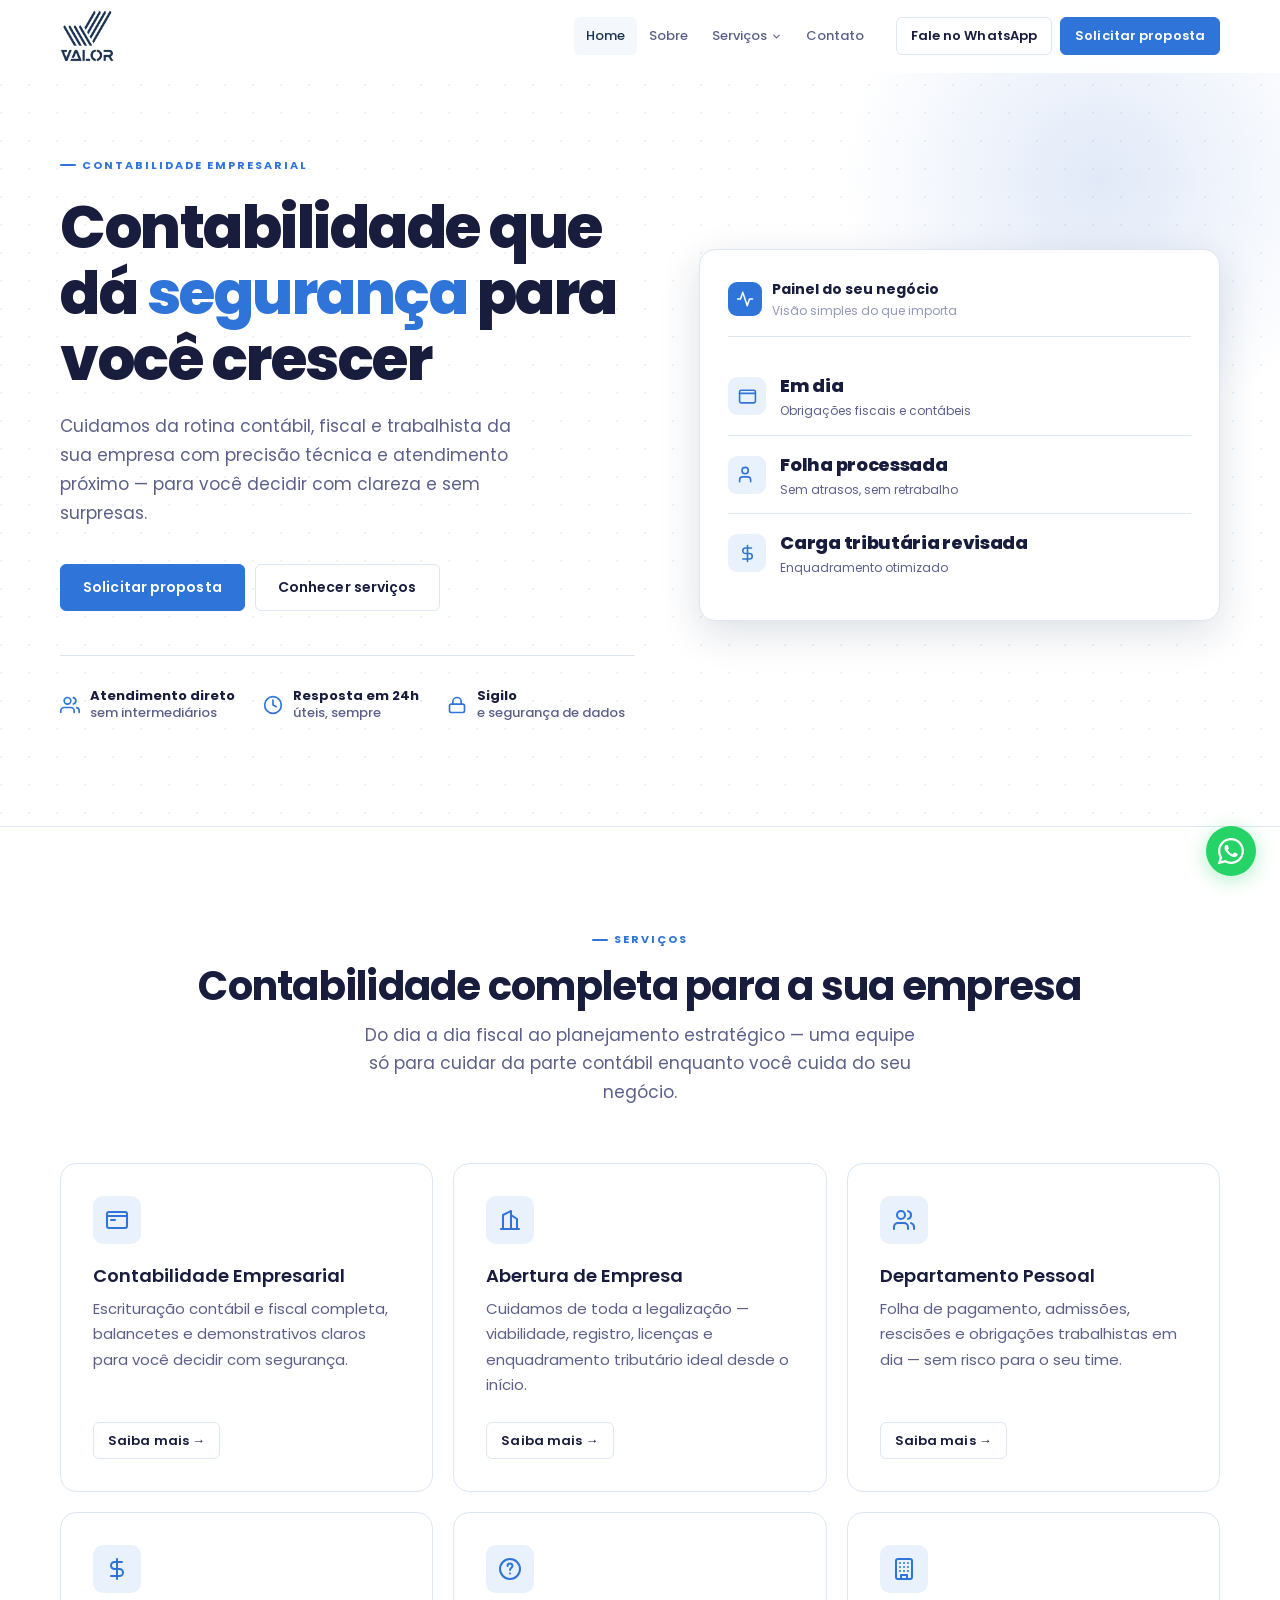
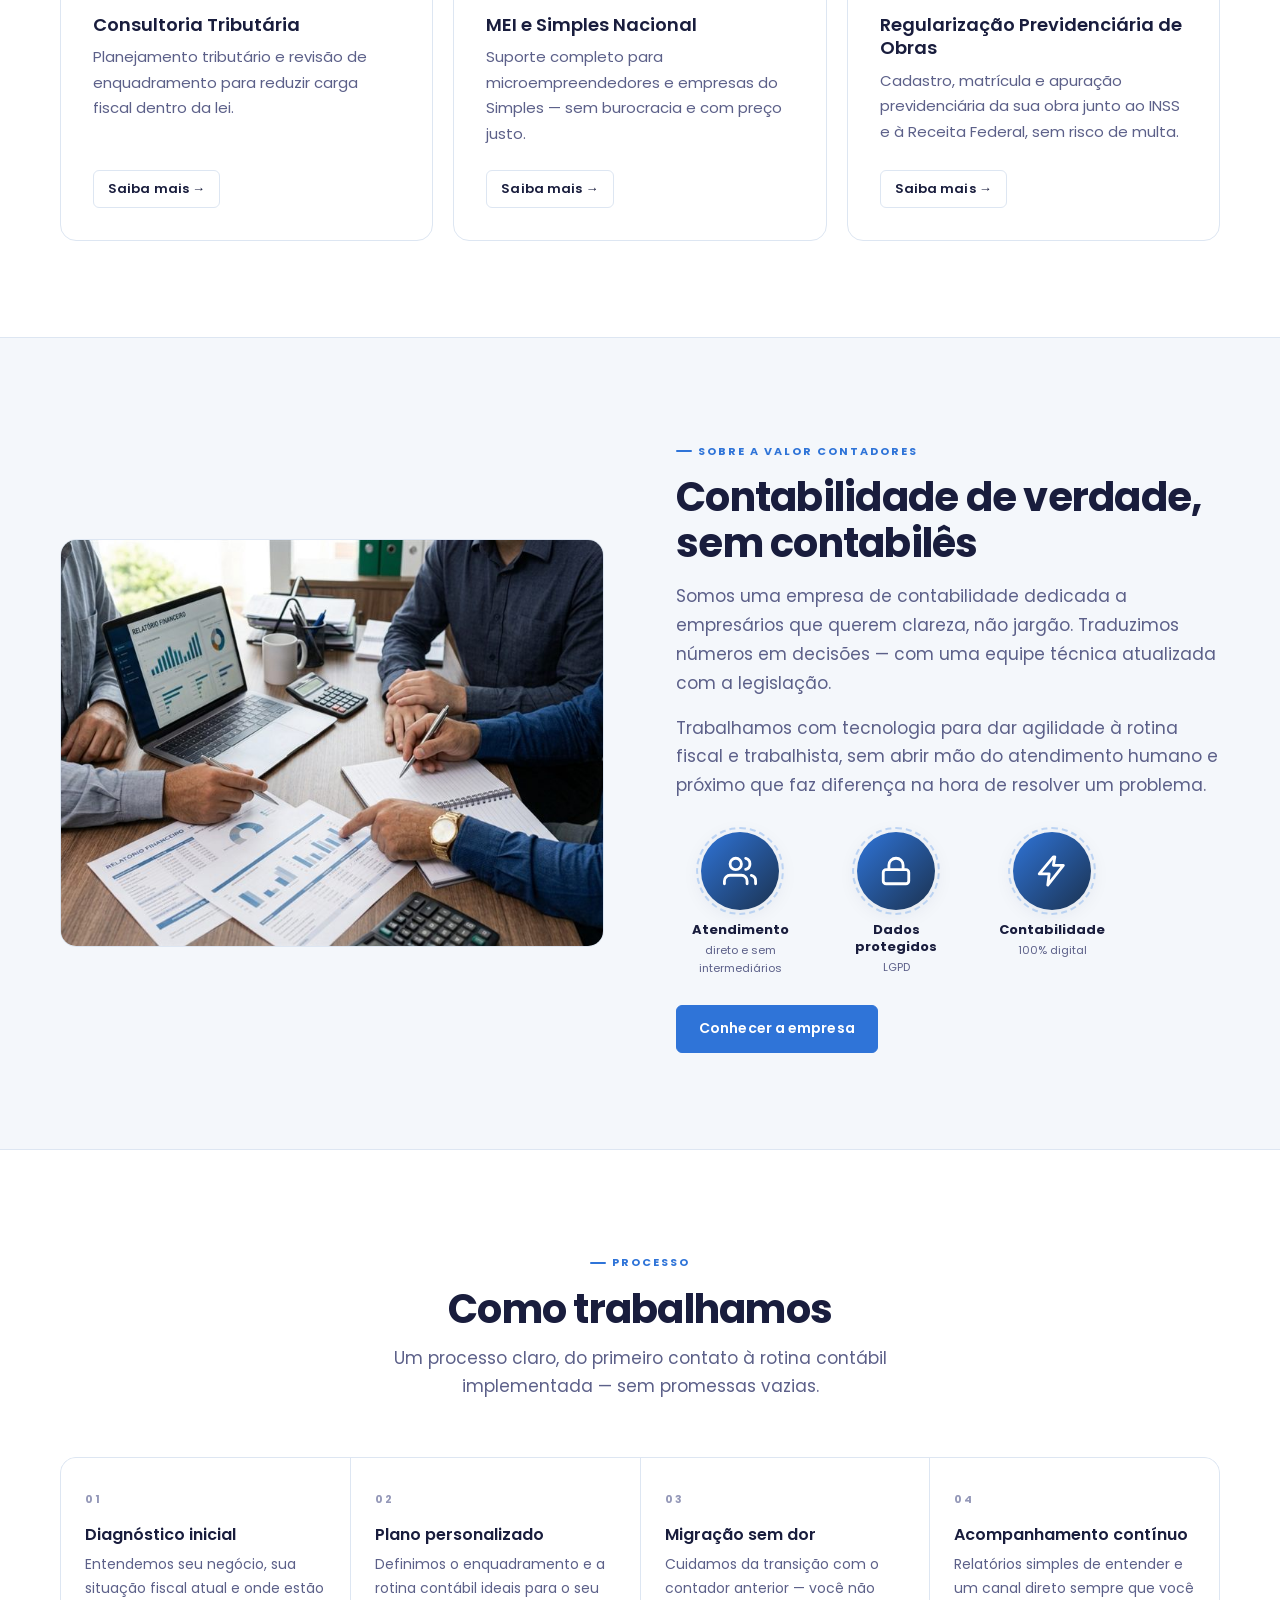
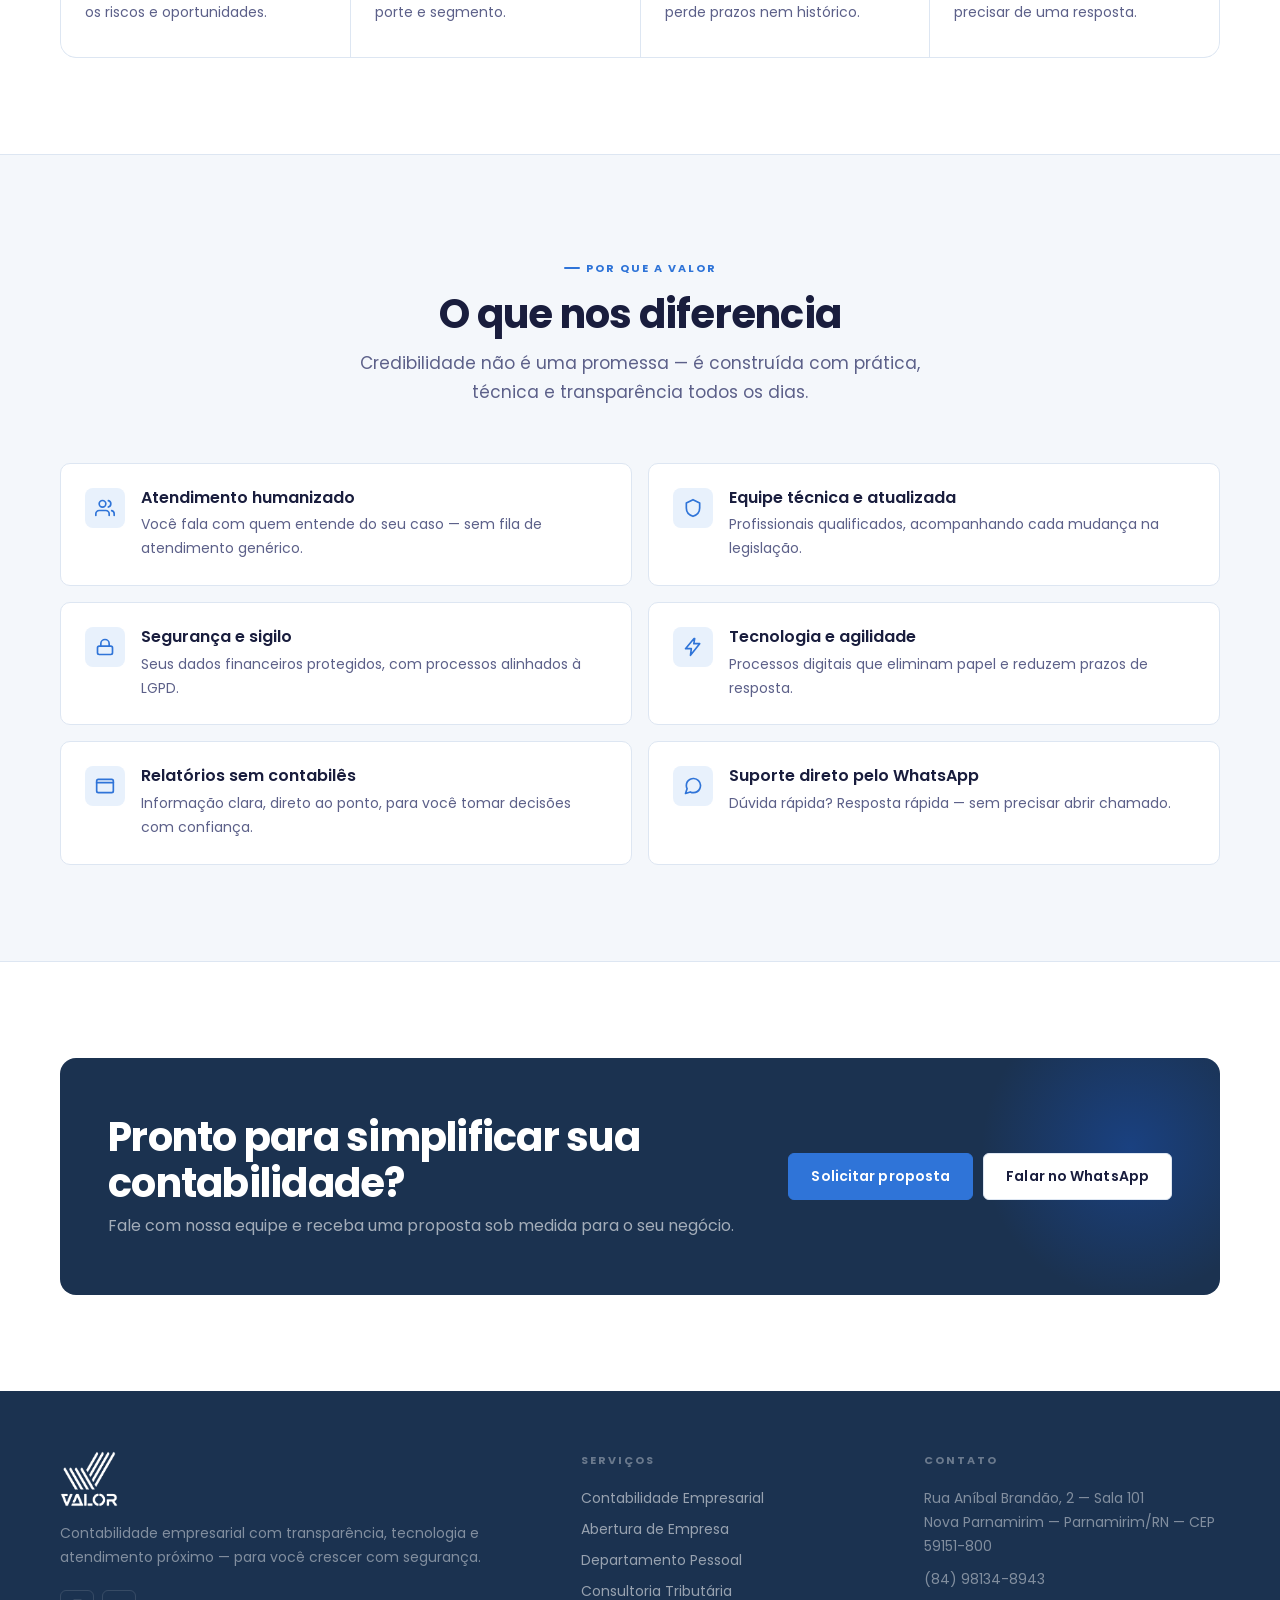
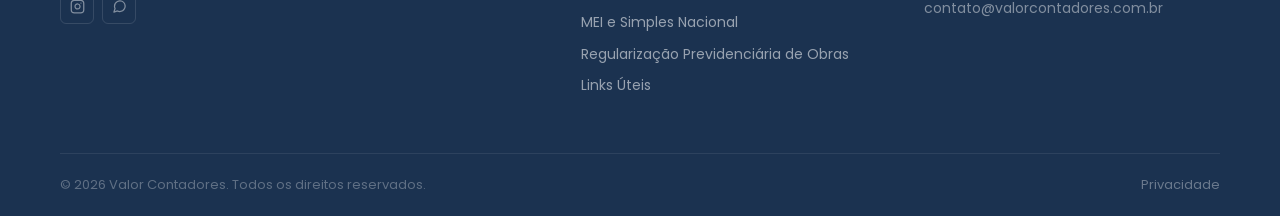
<file: index.html>
<!DOCTYPE html>
<html lang="pt-br">
<head>
  <meta charset="utf-8" />
  <link rel="icon" type="image/png" href="favicon.png" />
  <meta name="viewport" content="width=device-width, initial-scale=1" />
  <meta name="description" content="Valor Contadores — contabilidade empresarial com transparência, tecnologia e atendimento próximo. Abertura de empresa, departamento pessoal, consultoria tributária e regularização previdenciária de obras." />
  <meta property="og:title" content="Valor Contadores — Contabilidade com credibilidade e proximidade" />
  <meta property="og:description" content="Contabilidade empresarial, abertura de empresa, departamento pessoal e consultoria tributária. Fale com quem entende do seu negócio." />
  <meta property="og:image" content="imagens/logo-valor-contadores-preto.png" />
  <meta property="og:url" content="https://valorcontadores.com.br" />
  <meta property="og:type" content="website" />
  <link rel="canonical" href="https://valorcontadores.com.br" />
  <title>Valor Contadores — Contabilidade Empresarial com Credibilidade</title>

  <link rel="preconnect" href="https://fonts.googleapis.com" />
  <link rel="preconnect" href="https://fonts.gstatic.com" crossorigin />
  <link href="https://fonts.googleapis.com/css2?family=Poppins:wght@300;400;500;600;700;800&display=swap" rel="stylesheet" />
  <link rel="stylesheet" href="Styles/main.css" />
</head>
<body>

<!-- ===== HEADER ===== -->
<header class="header" id="top">
  <div class="container">
    <nav class="nav">
      <a href="index.html" class="nav__logo">
        <img src="imagens/logo-valor-contadores-header-navy.png" alt="Valor Contadores" />
      </a>

      <ul class="nav__menu">
        <li class="nav__item"><a href="index.html" class="nav__link active">Home</a></li>
        <li class="nav__item"><a href="sobre.html" class="nav__link">Sobre</a></li>
        <li class="nav__item">
          <a href="servicos.html" class="nav__link">
            Serviços
            <svg xmlns="http://www.w3.org/2000/svg" viewBox="0 0 24 24" fill="none" stroke="currentColor" stroke-width="2.5" stroke-linecap="round" stroke-linejoin="round"><polyline points="6 9 12 15 18 9"/></svg>
          </a>
          <div class="nav__dropdown">
            <a href="servicos.html#contabilidade-empresarial">
              <svg xmlns="http://www.w3.org/2000/svg" viewBox="0 0 24 24" fill="none" stroke="currentColor" stroke-width="2" stroke-linecap="round" stroke-linejoin="round"><path d="M4 4h16c1.1 0 2 .9 2 2v12c0 1.1-.9 2-2 2H4c-1.1 0-2-.9-2-2V6c0-1.1.9-2 2-2z"/><path d="M2 8h20"/><path d="M6 12h4"/></svg>
              Contabilidade Empresarial
            </a>
            <a href="servicos.html#abertura-de-empresa">
              <svg xmlns="http://www.w3.org/2000/svg" viewBox="0 0 24 24" fill="none" stroke="currentColor" stroke-width="2" stroke-linecap="round" stroke-linejoin="round"><path d="M3 21h18"/><path d="M5 21V7l8-4v18"/><path d="M19 21V11l-6-4"/><path d="M9 9v.01M9 12v.01M9 15v.01M9 18v.01"/></svg>
              Abertura de Empresa
            </a>
            <a href="servicos.html#departamento-pessoal">
              <svg xmlns="http://www.w3.org/2000/svg" viewBox="0 0 24 24" fill="none" stroke="currentColor" stroke-width="2" stroke-linecap="round" stroke-linejoin="round"><path d="M16 21v-2a4 4 0 0 0-4-4H6a4 4 0 0 0-4 4v2"/><circle cx="9" cy="7" r="4"/><path d="M22 21v-2a4 4 0 0 0-3-3.87"/><path d="M16 3.13a4 4 0 0 1 0 7.75"/></svg>
              Departamento Pessoal
            </a>
            <a href="servicos.html#consultoria-tributaria">
              <svg xmlns="http://www.w3.org/2000/svg" viewBox="0 0 24 24" fill="none" stroke="currentColor" stroke-width="2" stroke-linecap="round" stroke-linejoin="round"><path d="M12 2v20"/><path d="M17 5H9.5a3.5 3.5 0 0 0 0 7h5a3.5 3.5 0 0 1 0 7H6"/></svg>
              Consultoria Tributária
            </a>
            <a href="servicos.html#mei-e-simples">
              <svg xmlns="http://www.w3.org/2000/svg" viewBox="0 0 24 24" fill="none" stroke="currentColor" stroke-width="2" stroke-linecap="round" stroke-linejoin="round"><circle cx="12" cy="12" r="10"/><path d="M9.5 9a2.5 2.5 0 0 1 5 0c0 1.5-2.5 2-2.5 4"/><path d="M12 16.5v.01"/></svg>
              MEI e Simples Nacional
            </a>
            <a href="servicos.html#regularizacao-de-obras">
              <svg xmlns="http://www.w3.org/2000/svg" viewBox="0 0 24 24" fill="none" stroke="currentColor" stroke-width="2" stroke-linecap="round" stroke-linejoin="round"><rect x="4" y="2" width="16" height="20" rx="2"/><path d="M9 22v-4h6v4"/><path d="M8 6h.01"/><path d="M12 6h.01"/><path d="M16 6h.01"/><path d="M8 10h.01"/><path d="M12 10h.01"/><path d="M16 10h.01"/><path d="M8 14h.01"/><path d="M12 14h.01"/><path d="M16 14h.01"/></svg>
              Regularização Previdenciária de Obras
            </a>
          </div>
        </li>
        <li class="nav__item"><a href="contato.html" class="nav__link">Contato</a></li>
      </ul>

      <div class="nav__actions">
        <a href="https://wa.me/5584981348943" target="_blank" rel="noopener" class="btn btn--secondary btn--sm">Fale no WhatsApp</a>
        <a href="contato.html" class="btn btn--primary btn--sm">Solicitar proposta</a>
      </div>

      <button class="nav__toggle" aria-label="Abrir menu">
        <span></span><span></span><span></span>
      </button>
    </nav>
  </div>

  <nav class="nav__mobile">
    <a href="index.html">Home</a>
    <a href="sobre.html">Sobre</a>
    <div class="mobile-group-label">Serviços</div>
    <div class="mobile-sub">
      <a href="servicos.html#contabilidade-empresarial">Contabilidade Empresarial</a>
      <a href="servicos.html#abertura-de-empresa">Abertura de Empresa</a>
      <a href="servicos.html#departamento-pessoal">Departamento Pessoal</a>
      <a href="servicos.html#consultoria-tributaria">Consultoria Tributária</a>
      <a href="servicos.html#mei-e-simples">MEI e Simples Nacional</a>
      <a href="servicos.html#regularizacao-de-obras">Regularização Previdenciária de Obras</a>
    </div>
    <a href="contato.html">Contato</a>
    <a href="contato.html" class="mobile-cta">Solicitar proposta</a>
  </nav>
</header>

<!-- ===== HERO ===== -->
<section class="hero">
  <div class="container">
    <div class="hero-grid">

      <div class="hero-text">
        <span class="label">Contabilidade Empresarial</span>
        <h1>Contabilidade que dá <em>segurança</em> para você crescer</h1>
        <p>Cuidamos da rotina contábil, fiscal e trabalhista da sua empresa com precisão técnica e atendimento próximo — para você decidir com clareza e sem surpresas.</p>
        <div class="hero-actions">
          <a href="contato.html" class="btn btn--primary">Solicitar proposta</a>
          <a href="servicos.html" class="btn btn--secondary">Conhecer serviços</a>
        </div>
        <div class="hero-trust">
          <div class="hero-trust-item">
            <svg xmlns="http://www.w3.org/2000/svg" viewBox="0 0 24 24" fill="none" stroke="currentColor" stroke-width="2" stroke-linecap="round" stroke-linejoin="round"><path d="M17 21v-2a4 4 0 0 0-4-4H5a4 4 0 0 0-4 4v2"/><circle cx="9" cy="7" r="4"/><path d="M23 21v-2a4 4 0 0 0-3-3.87"/><path d="M16 3.13a4 4 0 0 1 0 7.75"/></svg>
            <span><strong>Atendimento direto</strong>sem intermediários</span>
          </div>
          <div class="hero-trust-item">
            <svg xmlns="http://www.w3.org/2000/svg" viewBox="0 0 24 24" fill="none" stroke="currentColor" stroke-width="2" stroke-linecap="round" stroke-linejoin="round"><circle cx="12" cy="12" r="10"/><path d="M12 6v6l4 2"/></svg>
            <span><strong>Resposta em 24h</strong>úteis, sempre</span>
          </div>
          <div class="hero-trust-item">
            <svg xmlns="http://www.w3.org/2000/svg" viewBox="0 0 24 24" fill="none" stroke="currentColor" stroke-width="2" stroke-linecap="round" stroke-linejoin="round"><rect x="3" y="11" width="18" height="10" rx="2"/><path d="M7 11V8a5 5 0 0 1 10 0v3"/></svg>
            <span><strong>Sigilo</strong>e segurança de dados</span>
          </div>
        </div>
      </div>

      <div class="hero-visual">
        <div class="hero-card">
          <div class="hero-card__header">
            <div class="hero-card__icon">
              <svg xmlns="http://www.w3.org/2000/svg" viewBox="0 0 24 24" fill="none" stroke="currentColor" stroke-width="2" stroke-linecap="round" stroke-linejoin="round"><path d="M22 12h-4l-3 9L9 3l-3 9H2"/></svg>
            </div>
            <div>
              <div class="hero-card__title">Painel do seu negócio</div>
              <div class="hero-card__sub">Visão simples do que importa</div>
            </div>
          </div>

          <div class="hero-metric">
            <div class="hero-metric__icon">
              <svg xmlns="http://www.w3.org/2000/svg" viewBox="0 0 24 24" fill="none" stroke="currentColor" stroke-width="2" stroke-linecap="round" stroke-linejoin="round"><path d="M4 4h16c1.1 0 2 .9 2 2v12c0 1.1-.9 2-2 2H4c-1.1 0-2-.9-2-2V6c0-1.1.9-2 2-2z"/><path d="M2 8h20"/></svg>
            </div>
            <div>
              <div class="hero-metric__value">Em dia</div>
              <div class="hero-metric__label">Obrigações fiscais e contábeis</div>
            </div>
          </div>

          <div class="hero-metric">
            <div class="hero-metric__icon">
              <svg xmlns="http://www.w3.org/2000/svg" viewBox="0 0 24 24" fill="none" stroke="currentColor" stroke-width="2" stroke-linecap="round" stroke-linejoin="round"><path d="M16 21v-2a4 4 0 0 0-4-4H6a4 4 0 0 0-4 4v2"/><circle cx="9" cy="7" r="4"/></svg>
            </div>
            <div>
              <div class="hero-metric__value">Folha processada</div>
              <div class="hero-metric__label">Sem atrasos, sem retrabalho</div>
            </div>
          </div>

          <div class="hero-metric">
            <div class="hero-metric__icon">
              <svg xmlns="http://www.w3.org/2000/svg" viewBox="0 0 24 24" fill="none" stroke="currentColor" stroke-width="2" stroke-linecap="round" stroke-linejoin="round"><path d="M12 2v20"/><path d="M17 5H9.5a3.5 3.5 0 0 0 0 7h5a3.5 3.5 0 0 1 0 7H6"/></svg>
            </div>
            <div>
              <div class="hero-metric__value">Carga tributária revisada</div>
              <div class="hero-metric__label">Enquadramento otimizado</div>
            </div>
          </div>
        </div>

      </div>

    </div>
  </div>
</section>

<hr class="divider" />

<!-- ===== SERVIÇOS ===== -->
<section class="section" id="solucoes">
  <div class="container">
    <div class="section__header section__header--center reveal">
      <span class="label">Serviços</span>
      <h2>Contabilidade completa para a sua empresa</h2>
      <p>Do dia a dia fiscal ao planejamento estratégico — uma equipe só para cuidar da parte contábil enquanto você cuida do seu negócio.</p>
    </div>

    <div class="services-grid">
      <div class="service-card reveal">
        <div class="service-card__icon">
          <svg xmlns="http://www.w3.org/2000/svg" viewBox="0 0 24 24" fill="none" stroke="currentColor" stroke-width="2" stroke-linecap="round" stroke-linejoin="round"><path d="M4 4h16c1.1 0 2 .9 2 2v12c0 1.1-.9 2-2 2H4c-1.1 0-2-.9-2-2V6c0-1.1.9-2 2-2z"/><path d="M2 8h20"/><path d="M6 12h4"/></svg>
        </div>
        <h3>Contabilidade Empresarial</h3>
        <p>Escrituração contábil e fiscal completa, balancetes e demonstrativos claros para você decidir com segurança.</p>
        <a href="servicos.html#contabilidade-empresarial" class="btn btn--secondary btn--sm">Saiba mais →</a>
      </div>

      <div class="service-card reveal">
        <div class="service-card__icon">
          <svg xmlns="http://www.w3.org/2000/svg" viewBox="0 0 24 24" fill="none" stroke="currentColor" stroke-width="2" stroke-linecap="round" stroke-linejoin="round"><path d="M3 21h18"/><path d="M5 21V7l8-4v18"/><path d="M19 21V11l-6-4"/></svg>
        </div>
        <h3>Abertura de Empresa</h3>
        <p>Cuidamos de toda a legalização — viabilidade, registro, licenças e enquadramento tributário ideal desde o início.</p>
        <a href="servicos.html#abertura-de-empresa" class="btn btn--secondary btn--sm">Saiba mais →</a>
      </div>

      <div class="service-card reveal">
        <div class="service-card__icon">
          <svg xmlns="http://www.w3.org/2000/svg" viewBox="0 0 24 24" fill="none" stroke="currentColor" stroke-width="2" stroke-linecap="round" stroke-linejoin="round"><path d="M16 21v-2a4 4 0 0 0-4-4H6a4 4 0 0 0-4 4v2"/><circle cx="9" cy="7" r="4"/><path d="M22 21v-2a4 4 0 0 0-3-3.87"/><path d="M16 3.13a4 4 0 0 1 0 7.75"/></svg>
        </div>
        <h3>Departamento Pessoal</h3>
        <p>Folha de pagamento, admissões, rescisões e obrigações trabalhistas em dia — sem risco para o seu time.</p>
        <a href="servicos.html#departamento-pessoal" class="btn btn--secondary btn--sm">Saiba mais →</a>
      </div>

      <div class="service-card reveal">
        <div class="service-card__icon">
          <svg xmlns="http://www.w3.org/2000/svg" viewBox="0 0 24 24" fill="none" stroke="currentColor" stroke-width="2" stroke-linecap="round" stroke-linejoin="round"><path d="M12 2v20"/><path d="M17 5H9.5a3.5 3.5 0 0 0 0 7h5a3.5 3.5 0 0 1 0 7H6"/></svg>
        </div>
        <h3>Consultoria Tributária</h3>
        <p>Planejamento tributário e revisão de enquadramento para reduzir carga fiscal dentro da lei.</p>
        <a href="servicos.html#consultoria-tributaria" class="btn btn--secondary btn--sm">Saiba mais →</a>
      </div>

      <div class="service-card reveal">
        <div class="service-card__icon">
          <svg xmlns="http://www.w3.org/2000/svg" viewBox="0 0 24 24" fill="none" stroke="currentColor" stroke-width="2" stroke-linecap="round" stroke-linejoin="round"><circle cx="12" cy="12" r="10"/><path d="M9.5 9a2.5 2.5 0 0 1 5 0c0 1.5-2.5 2-2.5 4"/><path d="M12 16.5v.01"/></svg>
        </div>
        <h3>MEI e Simples Nacional</h3>
        <p>Suporte completo para microempreendedores e empresas do Simples — sem burocracia e com preço justo.</p>
        <a href="servicos.html#mei-e-simples" class="btn btn--secondary btn--sm">Saiba mais →</a>
      </div>

      <div class="service-card reveal">
        <div class="service-card__icon">
          <svg xmlns="http://www.w3.org/2000/svg" viewBox="0 0 24 24" fill="none" stroke="currentColor" stroke-width="2" stroke-linecap="round" stroke-linejoin="round"><rect x="4" y="2" width="16" height="20" rx="2"/><path d="M9 22v-4h6v4"/><path d="M8 6h.01"/><path d="M12 6h.01"/><path d="M16 6h.01"/><path d="M8 10h.01"/><path d="M12 10h.01"/><path d="M16 10h.01"/><path d="M8 14h.01"/><path d="M12 14h.01"/><path d="M16 14h.01"/></svg>
        </div>
        <h3>Regularização Previdenciária de Obras</h3>
        <p>Cadastro, matrícula e apuração previdenciária da sua obra junto ao INSS e à Receita Federal, sem risco de multa.</p>
        <a href="servicos.html#regularizacao-de-obras" class="btn btn--secondary btn--sm">Saiba mais →</a>
      </div>
    </div>
  </div>
</section>

<hr class="divider" />

<!-- ===== SOBRE (resumo) ===== -->
<section class="section section--subtle" id="sobre">
  <div class="container">
    <div class="about-grid">
      <div class="about-visual reveal">
        <img src="imagens/foto-equipe.jpg" alt="Equipe Valor Contadores analisando relatório financeiro" />
      </div>
      <div class="about-text reveal">
        <span class="label">Sobre a Valor Contadores</span>
        <h2>Contabilidade de verdade, sem contabilês</h2>
        <p>Somos uma empresa de contabilidade dedicada a empresários que querem clareza, não jargão. Traduzimos números em decisões — com uma equipe técnica atualizada com a legislação.</p>
        <p>Trabalhamos com tecnologia para dar agilidade à rotina fiscal e trabalhista, sem abrir mão do atendimento humano e próximo que faz diferença na hora de resolver um problema.</p>

        <div class="trust-badges">
          <div class="trust-badge">
            <div class="trust-badge__icon">
              <svg xmlns="http://www.w3.org/2000/svg" viewBox="0 0 24 24" fill="none" stroke="currentColor" stroke-width="2" stroke-linecap="round" stroke-linejoin="round"><path d="M17 21v-2a4 4 0 0 0-4-4H5a4 4 0 0 0-4 4v2"/><circle cx="9" cy="7" r="4"/><path d="M23 21v-2a4 4 0 0 0-3-3.87"/><path d="M16 3.13a4 4 0 0 1 0 7.75"/></svg>
            </div>
            <div class="trust-badge__label">Atendimento</div>
            <div class="trust-badge__sub">direto e sem intermediários</div>
          </div>
          <div class="trust-badge">
            <div class="trust-badge__icon">
              <svg xmlns="http://www.w3.org/2000/svg" viewBox="0 0 24 24" fill="none" stroke="currentColor" stroke-width="2" stroke-linecap="round" stroke-linejoin="round"><rect x="3" y="11" width="18" height="10" rx="2"/><path d="M7 11V8a5 5 0 0 1 10 0v3"/></svg>
            </div>
            <div class="trust-badge__label">Dados protegidos</div>
            <div class="trust-badge__sub">LGPD</div>
          </div>
          <div class="trust-badge">
            <div class="trust-badge__icon">
              <svg xmlns="http://www.w3.org/2000/svg" viewBox="0 0 24 24" fill="none" stroke="currentColor" stroke-width="2" stroke-linecap="round" stroke-linejoin="round"><path d="M13 2L3 14h7l-1 8 11-14h-7l1-6z"/></svg>
            </div>
            <div class="trust-badge__label">Contabilidade</div>
            <div class="trust-badge__sub">100% digital</div>
          </div>
        </div>

        <a href="sobre.html" class="btn btn--primary" style="margin-top:28px">Conhecer a empresa</a>
      </div>
    </div>
  </div>
</section>

<hr class="divider" />

<!-- ===== COMO TRABALHAMOS ===== -->
<section class="section">
  <div class="container">
    <div class="section__header section__header--center reveal">
      <span class="label">Processo</span>
      <h2>Como trabalhamos</h2>
      <p>Um processo claro, do primeiro contato à rotina contábil implementada — sem promessas vazias.</p>
    </div>

    <div class="process-grid reveal">
      <div class="process-step">
        <div class="process-step__num">01</div>
        <h3>Diagnóstico inicial</h3>
        <p>Entendemos seu negócio, sua situação fiscal atual e onde estão os riscos e oportunidades.</p>
      </div>
      <div class="process-step">
        <div class="process-step__num">02</div>
        <h3>Plano personalizado</h3>
        <p>Definimos o enquadramento e a rotina contábil ideais para o seu porte e segmento.</p>
      </div>
      <div class="process-step">
        <div class="process-step__num">03</div>
        <h3>Migração sem dor</h3>
        <p>Cuidamos da transição com o contador anterior — você não perde prazos nem histórico.</p>
      </div>
      <div class="process-step">
        <div class="process-step__num">04</div>
        <h3>Acompanhamento contínuo</h3>
        <p>Relatórios simples de entender e um canal direto sempre que você precisar de uma resposta.</p>
      </div>
    </div>
  </div>
</section>

<hr class="divider" />

<!-- ===== DIFERENCIAIS ===== -->
<section class="section section--subtle">
  <div class="container">
    <div class="section__header section__header--center reveal">
      <span class="label">Por que a Valor</span>
      <h2>O que nos diferencia</h2>
      <p>Credibilidade não é uma promessa — é construída com prática, técnica e transparência todos os dias.</p>
    </div>

    <div class="features-grid reveal">
      <div class="feature-card">
        <div class="feature-card__icon">
          <svg xmlns="http://www.w3.org/2000/svg" viewBox="0 0 24 24" fill="none" stroke="currentColor" stroke-width="2" stroke-linecap="round" stroke-linejoin="round"><path d="M17 21v-2a4 4 0 0 0-4-4H5a4 4 0 0 0-4 4v2"/><circle cx="9" cy="7" r="4"/><path d="M23 21v-2a4 4 0 0 0-3-3.87"/><path d="M16 3.13a4 4 0 0 1 0 7.75"/></svg>
        </div>
        <div>
          <h3>Atendimento humanizado</h3>
          <p>Você fala com quem entende do seu caso — sem fila de atendimento genérico.</p>
        </div>
      </div>
      <div class="feature-card">
        <div class="feature-card__icon">
          <svg xmlns="http://www.w3.org/2000/svg" viewBox="0 0 24 24" fill="none" stroke="currentColor" stroke-width="2" stroke-linecap="round" stroke-linejoin="round"><path d="M12 2l8 4v6c0 5-3.5 8.5-8 10-4.5-1.5-8-5-8-10V6l8-4z"/></svg>
        </div>
        <div>
          <h3>Equipe técnica e atualizada</h3>
          <p>Profissionais qualificados, acompanhando cada mudança na legislação.</p>
        </div>
      </div>
      <div class="feature-card">
        <div class="feature-card__icon">
          <svg xmlns="http://www.w3.org/2000/svg" viewBox="0 0 24 24" fill="none" stroke="currentColor" stroke-width="2" stroke-linecap="round" stroke-linejoin="round"><rect x="3" y="11" width="18" height="10" rx="2"/><path d="M7 11V8a5 5 0 0 1 10 0v3"/></svg>
        </div>
        <div>
          <h3>Segurança e sigilo</h3>
          <p>Seus dados financeiros protegidos, com processos alinhados à LGPD.</p>
        </div>
      </div>
      <div class="feature-card">
        <div class="feature-card__icon">
          <svg xmlns="http://www.w3.org/2000/svg" viewBox="0 0 24 24" fill="none" stroke="currentColor" stroke-width="2" stroke-linecap="round" stroke-linejoin="round"><path d="M13 2L3 14h7l-1 8 11-14h-7l1-6z"/></svg>
        </div>
        <div>
          <h3>Tecnologia e agilidade</h3>
          <p>Processos digitais que eliminam papel e reduzem prazos de resposta.</p>
        </div>
      </div>
      <div class="feature-card">
        <div class="feature-card__icon">
          <svg xmlns="http://www.w3.org/2000/svg" viewBox="0 0 24 24" fill="none" stroke="currentColor" stroke-width="2" stroke-linecap="round" stroke-linejoin="round"><path d="M4 4h16c1.1 0 2 .9 2 2v12c0 1.1-.9 2-2 2H4c-1.1 0-2-.9-2-2V6c0-1.1.9-2 2-2z"/><path d="M2 8h20"/></svg>
        </div>
        <div>
          <h3>Relatórios sem contabilês</h3>
          <p>Informação clara, direto ao ponto, para você tomar decisões com confiança.</p>
        </div>
      </div>
      <div class="feature-card">
        <div class="feature-card__icon">
          <svg xmlns="http://www.w3.org/2000/svg" viewBox="0 0 24 24" fill="none" stroke="currentColor" stroke-width="2" stroke-linecap="round" stroke-linejoin="round"><path d="M21 11.5a8.38 8.38 0 0 1-.9 3.8 8.5 8.5 0 0 1-7.6 4.7 8.38 8.38 0 0 1-3.8-.9L3 21l1.9-5.7a8.38 8.38 0 0 1-.9-3.8 8.5 8.5 0 0 1 4.7-7.6 8.38 8.38 0 0 1 3.8-.9h.5a8.48 8.48 0 0 1 8 8v.5z"/></svg>
        </div>
        <div>
          <h3>Suporte direto pelo WhatsApp</h3>
          <p>Dúvida rápida? Resposta rápida — sem precisar abrir chamado.</p>
        </div>
      </div>
    </div>
  </div>
</section>

<hr class="divider" />

<!-- ===== CTA ===== -->
<section class="section">
  <div class="container">
    <div class="cta-section reveal">
      <div>
        <h2>Pronto para simplificar sua contabilidade?</h2>
        <p>Fale com nossa equipe e receba uma proposta sob medida para o seu negócio.</p>
      </div>
      <div class="actions">
        <a href="contato.html" class="btn btn--primary">Solicitar proposta</a>
        <a href="https://wa.me/5584981348943" target="_blank" rel="noopener" class="btn btn--secondary">Falar no WhatsApp</a>
      </div>
    </div>
  </div>
</section>

<!-- ===== FOOTER ===== -->
<footer class="footer">
  <div class="container">
    <div class="footer-grid">
      <div class="footer-about">
        <div class="footer-logo">
          <img src="imagens/logo-valor-contadores-footer.png" alt="Valor Contadores" />
        </div>
        <p>Contabilidade empresarial com transparência, tecnologia e atendimento próximo — para você crescer com segurança.</p>
        <div class="footer-social">
          <a href="https://instagram.com/valor.contadores" target="_blank" rel="noopener" aria-label="Instagram">
            <svg xmlns="http://www.w3.org/2000/svg" viewBox="0 0 24 24" fill="none" stroke="currentColor" stroke-width="2" stroke-linecap="round" stroke-linejoin="round"><rect x="2" y="2" width="20" height="20" rx="5"/><path d="M16 11.37A4 4 0 1 1 12.63 8 4 4 0 0 1 16 11.37z"/><line x1="17.5" y1="6.5" x2="17.51" y2="6.5"/></svg>
          </a>
          <a href="https://wa.me/5584981348943" target="_blank" rel="noopener" aria-label="WhatsApp">
            <svg xmlns="http://www.w3.org/2000/svg" viewBox="0 0 24 24" fill="none" stroke="currentColor" stroke-width="2" stroke-linecap="round" stroke-linejoin="round"><path d="M21 11.5a8.38 8.38 0 0 1-.9 3.8 8.5 8.5 0 0 1-7.6 4.7 8.38 8.38 0 0 1-3.8-.9L3 21l1.9-5.7a8.38 8.38 0 0 1-.9-3.8 8.5 8.5 0 0 1 4.7-7.6 8.38 8.38 0 0 1 3.8-.9h.5a8.48 8.48 0 0 1 8 8v.5z"/></svg>
          </a>
        </div>
      </div>

      <div class="footer-col">
        <h4>Serviços</h4>
        <ul>
          <li><a href="servicos.html#contabilidade-empresarial">Contabilidade Empresarial</a></li>
          <li><a href="servicos.html#abertura-de-empresa">Abertura de Empresa</a></li>
          <li><a href="servicos.html#departamento-pessoal">Departamento Pessoal</a></li>
          <li><a href="servicos.html#consultoria-tributaria">Consultoria Tributária</a></li>
          <li><a href="servicos.html#mei-e-simples">MEI e Simples Nacional</a></li>
          <li><a href="servicos.html#regularizacao-de-obras">Regularização Previdenciária de Obras</a></li>
          <li><a href="servicos.html#links-uteis">Links Úteis</a></li>
        </ul>
      </div>

      <div class="footer-col">
        <h4>Contato</h4>
        <address>
          <p>Rua Aníbal Brandão, 2 — Sala 101<br>Nova Parnamirim — Parnamirim/RN — CEP 59151-800</p>
          <p style="margin-top:10px"><a href="tel:+5584981348943">(84) 98134-8943</a></p>
          <p><a href="mailto:contato@valorcontadores.com.br">contato@valorcontadores.com.br</a></p>
        </address>
      </div>
    </div>

    <div class="footer-bottom">
      <p>&copy; <span id="year"></span> Valor Contadores. Todos os direitos reservados.</p>
      <a href="contato.html">Privacidade</a>
    </div>
  </div>
</footer>

<!-- WhatsApp float -->
<a href="https://wa.me/5584981348943" class="whatsapp-float" target="_blank" rel="noopener" aria-label="WhatsApp">
  <svg xmlns="http://www.w3.org/2000/svg" viewBox="0 0 24 24" fill="currentColor"><path d="M17.472 14.382c-.297-.149-1.758-.867-2.03-.967-.273-.099-.471-.148-.67.15-.197.297-.767.966-.94 1.164-.173.199-.347.223-.644.075-.297-.15-1.255-.463-2.39-1.475-.883-.788-1.48-1.761-1.653-2.059-.173-.297-.018-.458.13-.606.134-.133.298-.347.446-.52.149-.174.198-.298.298-.497.099-.198.05-.371-.025-.52-.075-.149-.669-1.612-.916-2.207-.242-.579-.487-.5-.669-.51-.173-.008-.371-.01-.57-.01-.198 0-.52.074-.792.372-.272.297-1.04 1.016-1.04 2.479 0 1.462 1.065 2.875 1.213 3.074.149.198 2.096 3.2 5.077 4.487.709.306 1.262.489 1.694.625.712.227 1.36.195 1.871.118.571-.085 1.758-.719 2.006-1.413.248-.694.248-1.289.173-1.413-.074-.124-.272-.198-.57-.347z"/><path d="M12 0C5.373 0 0 5.373 0 12c0 2.124.558 4.118 1.532 5.845L.057 23.492a.5.5 0 0 0 .614.636l5.796-1.52A11.938 11.938 0 0 0 12 24c6.627 0 12-5.373 12-12S18.627 0 12 0zm0 21.882a9.871 9.871 0 0 1-5.031-1.374l-.36-.214-3.742.981.999-3.648-.235-.374A9.87 9.87 0 0 1 2.118 12C2.118 6.533 6.533 2.118 12 2.118c5.467 0 9.882 4.415 9.882 9.882 0 5.467-4.415 9.882-9.882 9.882z"/></svg>
</a>

<script src="Scripts/main.js" defer></script>
<script>document.getElementById('year').textContent = new Date().getFullYear();</script>
</body>
</html>
</file>
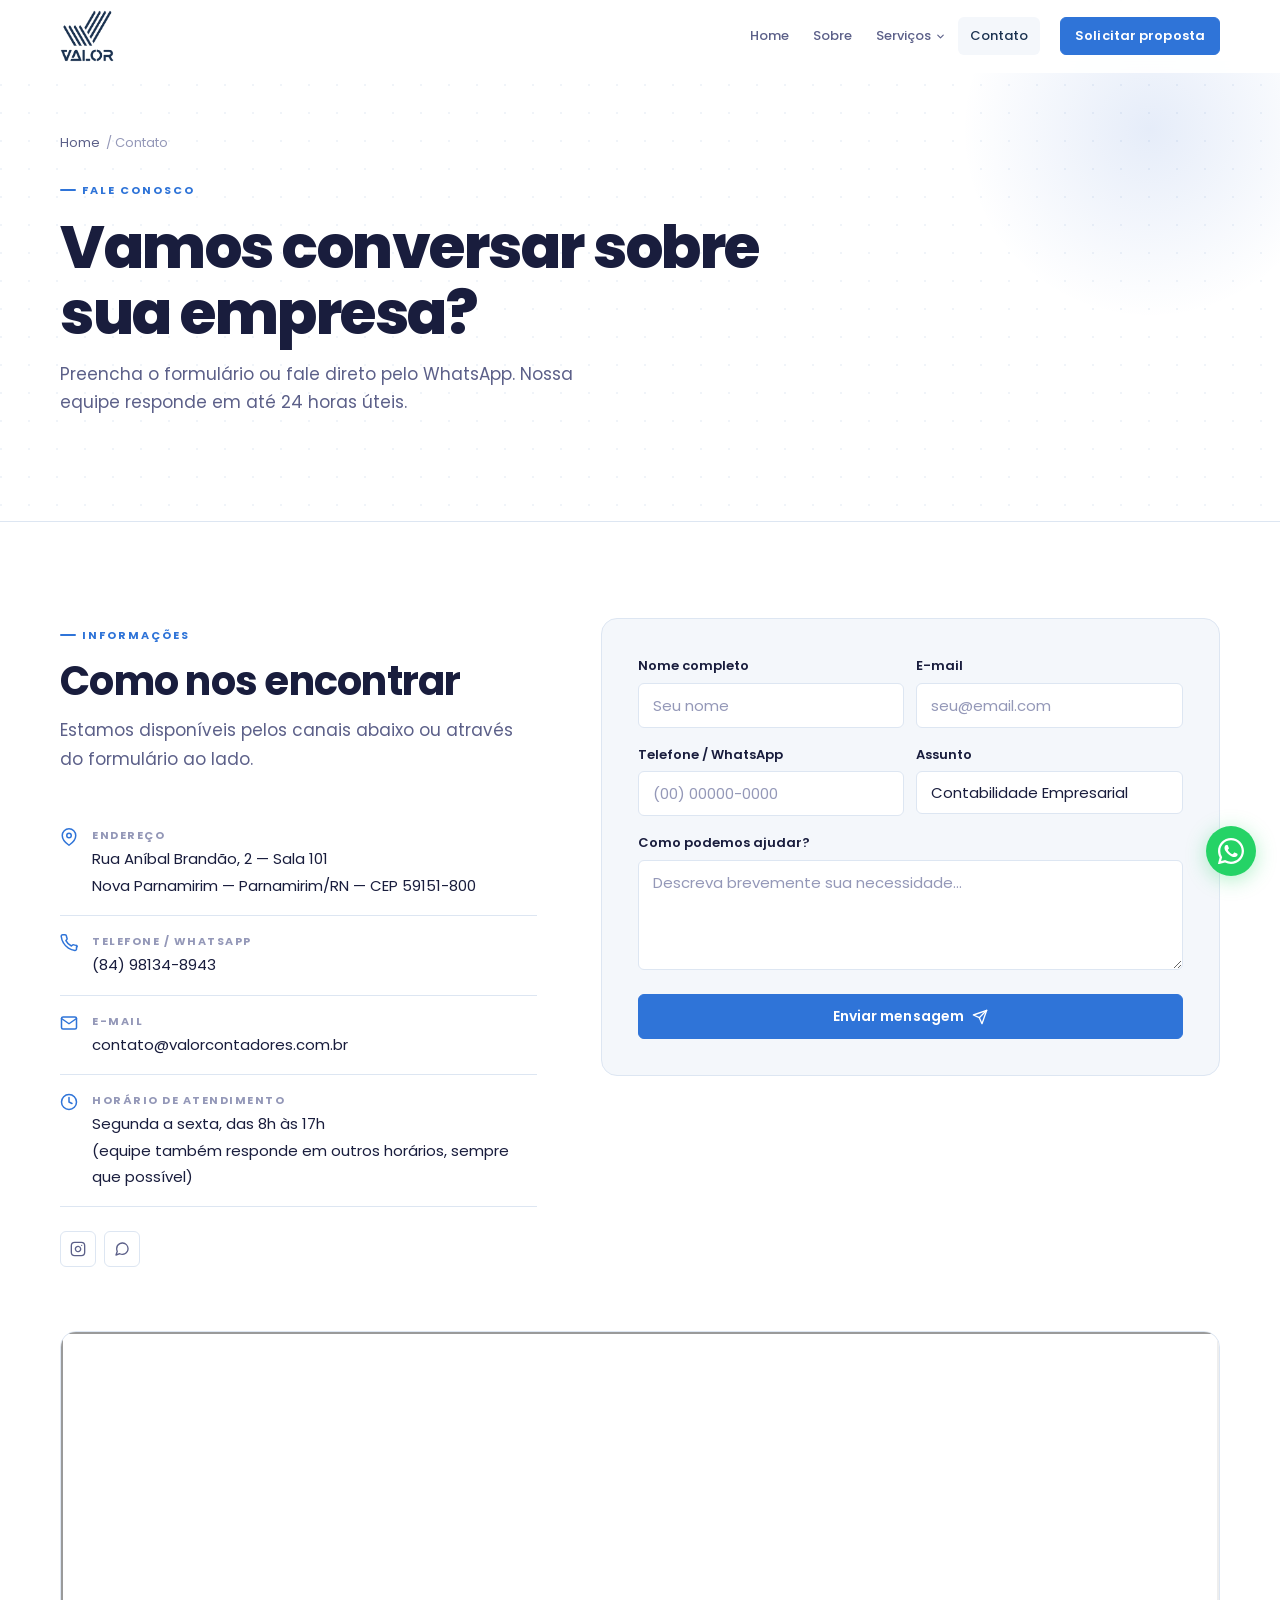
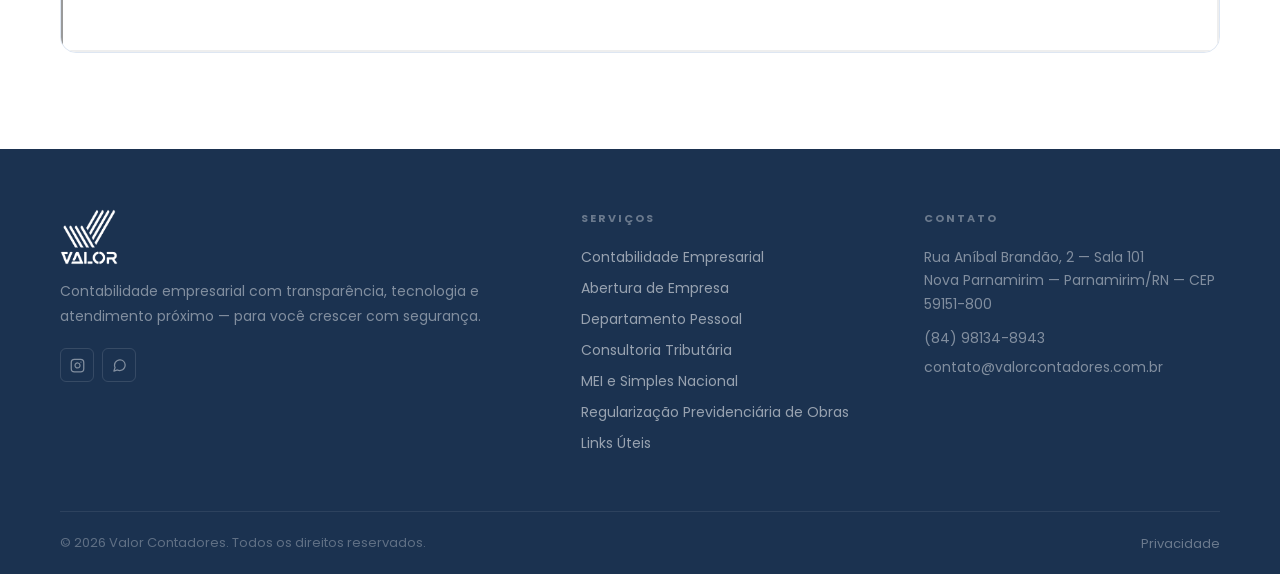
<file: contato.html>
<!DOCTYPE html>
<html lang="pt-br">
<head>
  <meta charset="utf-8" />
  <link rel="icon" type="image/png" href="favicon.png" />
  <meta name="viewport" content="width=device-width, initial-scale=1" />
  <meta name="description" content="Entre em contato com a Valor Contadores. Solicite uma proposta e descubra como podemos simplificar a contabilidade da sua empresa." />
  <meta property="og:title" content="Contato — Valor Contadores" />
  <meta property="og:image" content="imagens/logo-valor-contadores-preto.png" />
  <link rel="canonical" href="https://valorcontadores.com.br/contato.html" />
  <title>Contato — Valor Contadores</title>

  <link rel="preconnect" href="https://fonts.googleapis.com" />
  <link rel="preconnect" href="https://fonts.gstatic.com" crossorigin />
  <link href="https://fonts.googleapis.com/css2?family=Poppins:wght@300;400;500;600;700;800&display=swap" rel="stylesheet" />
  <link rel="stylesheet" href="Styles/main.css" />
</head>
<body>

<!-- ===== HEADER ===== -->
<header class="header">
  <div class="container">
    <nav class="nav">
      <a href="index.html" class="nav__logo">
        <img src="imagens/logo-valor-contadores-header-navy.png" alt="Valor Contadores" />
      </a>
      <ul class="nav__menu">
        <li class="nav__item"><a href="index.html" class="nav__link">Home</a></li>
        <li class="nav__item"><a href="sobre.html" class="nav__link">Sobre</a></li>
        <li class="nav__item">
          <a href="servicos.html" class="nav__link">
            Serviços
            <svg xmlns="http://www.w3.org/2000/svg" viewBox="0 0 24 24" fill="none" stroke="currentColor" stroke-width="2.5" stroke-linecap="round" stroke-linejoin="round"><polyline points="6 9 12 15 18 9"/></svg>
          </a>
          <div class="nav__dropdown">
            <a href="servicos.html#contabilidade-empresarial"><svg xmlns="http://www.w3.org/2000/svg" viewBox="0 0 24 24" fill="none" stroke="currentColor" stroke-width="2" stroke-linecap="round" stroke-linejoin="round"><path d="M4 4h16c1.1 0 2 .9 2 2v12c0 1.1-.9 2-2 2H4c-1.1 0-2-.9-2-2V6c0-1.1.9-2 2-2z"/><path d="M2 8h20"/></svg>Contabilidade Empresarial</a>
            <a href="servicos.html#abertura-de-empresa"><svg xmlns="http://www.w3.org/2000/svg" viewBox="0 0 24 24" fill="none" stroke="currentColor" stroke-width="2" stroke-linecap="round" stroke-linejoin="round"><path d="M3 21h18"/><path d="M5 21V7l8-4v18"/><path d="M19 21V11l-6-4"/></svg>Abertura de Empresa</a>
            <a href="servicos.html#departamento-pessoal"><svg xmlns="http://www.w3.org/2000/svg" viewBox="0 0 24 24" fill="none" stroke="currentColor" stroke-width="2" stroke-linecap="round" stroke-linejoin="round"><path d="M16 21v-2a4 4 0 0 0-4-4H6a4 4 0 0 0-4 4v2"/><circle cx="9" cy="7" r="4"/></svg>Departamento Pessoal</a>
            <a href="servicos.html#consultoria-tributaria"><svg xmlns="http://www.w3.org/2000/svg" viewBox="0 0 24 24" fill="none" stroke="currentColor" stroke-width="2" stroke-linecap="round" stroke-linejoin="round"><path d="M12 2v20"/><path d="M17 5H9.5a3.5 3.5 0 0 0 0 7h5a3.5 3.5 0 0 1 0 7H6"/></svg>Consultoria Tributária</a>
            <a href="servicos.html#mei-e-simples"><svg xmlns="http://www.w3.org/2000/svg" viewBox="0 0 24 24" fill="none" stroke="currentColor" stroke-width="2" stroke-linecap="round" stroke-linejoin="round"><circle cx="12" cy="12" r="10"/><path d="M9.5 9a2.5 2.5 0 0 1 5 0c0 1.5-2.5 2-2.5 4"/></svg>MEI e Simples Nacional</a>
            <a href="servicos.html#regularizacao-de-obras"><svg xmlns="http://www.w3.org/2000/svg" viewBox="0 0 24 24" fill="none" stroke="currentColor" stroke-width="2" stroke-linecap="round" stroke-linejoin="round"><rect x="4" y="2" width="16" height="20" rx="2"/><path d="M9 22v-4h6v4"/><path d="M8 6h.01"/><path d="M12 6h.01"/><path d="M16 6h.01"/><path d="M8 10h.01"/><path d="M12 10h.01"/><path d="M16 10h.01"/><path d="M8 14h.01"/><path d="M12 14h.01"/><path d="M16 14h.01"/></svg>Regularização Previdenciária de Obras</a>
          </div>
        </li>
        <li class="nav__item"><a href="contato.html" class="nav__link active">Contato</a></li>
      </ul>
      <div class="nav__actions">
        <a href="contato.html" class="btn btn--primary btn--sm">Solicitar proposta</a>
      </div>
      <button class="nav__toggle" aria-label="Abrir menu"><span></span><span></span><span></span></button>
    </nav>
  </div>
  <nav class="nav__mobile">
    <a href="index.html">Home</a>
    <a href="sobre.html">Sobre</a>
    <div class="mobile-group-label">Serviços</div>
    <div class="mobile-sub">
      <a href="servicos.html#contabilidade-empresarial">Contabilidade Empresarial</a>
      <a href="servicos.html#abertura-de-empresa">Abertura de Empresa</a>
      <a href="servicos.html#departamento-pessoal">Departamento Pessoal</a>
      <a href="servicos.html#consultoria-tributaria">Consultoria Tributária</a>
      <a href="servicos.html#mei-e-simples">MEI e Simples Nacional</a>
      <a href="servicos.html#regularizacao-de-obras">Regularização Previdenciária de Obras</a>
    </div>
    <a href="contato.html">Contato</a>
    <a href="contato.html" class="mobile-cta">Solicitar proposta</a>
  </nav>
</header>

<!-- ===== HERO COMPACTO ===== -->
<section class="hero-compact">
  <div class="container">
    <div class="breadcrumb"><a href="index.html">Home</a> / Contato</div>
    <span class="label">Fale conosco</span>
    <h1>Vamos conversar sobre sua empresa?</h1>
    <p>Preencha o formulário ou fale direto pelo WhatsApp. Nossa equipe responde em até 24 horas úteis.</p>
  </div>
</section>

<!-- ===== CONTATO ===== -->
<section class="section">
  <div class="container">
    <div class="contact-grid">

      <!-- Info -->
      <div class="contact-info">
        <span class="label">Informações</span>
        <h2>Como nos encontrar</h2>
        <p>Estamos disponíveis pelos canais abaixo ou através do formulário ao lado.</p>

        <div class="contact-item reveal">
          <svg xmlns="http://www.w3.org/2000/svg" viewBox="0 0 24 24" fill="none" stroke="currentColor" stroke-width="2" stroke-linecap="round" stroke-linejoin="round"><path d="M21 10c0 7-9 13-9 13s-9-6-9-13a9 9 0 0 1 18 0z"/><circle cx="12" cy="10" r="3"/></svg>
          <div>
            <strong>Endereço</strong>
            <span>Rua Aníbal Brandão, 2 — Sala 101<br>Nova Parnamirim — Parnamirim/RN — CEP 59151-800</span>
          </div>
        </div>

        <div class="contact-item reveal">
          <svg xmlns="http://www.w3.org/2000/svg" viewBox="0 0 24 24" fill="none" stroke="currentColor" stroke-width="2" stroke-linecap="round" stroke-linejoin="round"><path d="M22 16.92v3a2 2 0 0 1-2.18 2 19.79 19.79 0 0 1-8.63-3.07A19.5 19.5 0 0 1 4.69 12 19.79 19.79 0 0 1 1.65 3.37 2 2 0 0 1 3.62 1h3a2 2 0 0 1 2 1.72c.127.96.361 1.903.7 2.81a2 2 0 0 1-.45 2.11L7.91 8.73a16 16 0 0 0 7.28 7.28l1.1-1.1a2 2 0 0 1 2.11-.45c.907.339 1.85.573 2.81.7A2 2 0 0 1 23 17v-.08z"/></svg>
          <div>
            <strong>Telefone / WhatsApp</strong>
            <span><a href="tel:+5584981348943">(84) 98134-8943</a></span>
          </div>
        </div>

        <div class="contact-item reveal">
          <svg xmlns="http://www.w3.org/2000/svg" viewBox="0 0 24 24" fill="none" stroke="currentColor" stroke-width="2" stroke-linecap="round" stroke-linejoin="round"><path d="M4 4h16c1.1 0 2 .9 2 2v12c0 1.1-.9 2-2 2H4c-1.1 0-2-.9-2-2V6c0-1.1.9-2 2-2z"/><polyline points="22,6 12,13 2,6"/></svg>
          <div>
            <strong>E-mail</strong>
            <span><a href="mailto:contato@valorcontadores.com.br">contato@valorcontadores.com.br</a></span>
          </div>
        </div>

        <div class="contact-item reveal">
          <svg xmlns="http://www.w3.org/2000/svg" viewBox="0 0 24 24" fill="none" stroke="currentColor" stroke-width="2" stroke-linecap="round" stroke-linejoin="round"><circle cx="12" cy="12" r="10"/><polyline points="12 6 12 12 16 14"/></svg>
          <div>
            <strong>Horário de atendimento</strong>
            <span>Segunda a sexta, das 8h às 17h<br>(equipe também responde em outros horários, sempre que possível)</span>
          </div>
        </div>

        <div class="contact-social">
          <a href="https://instagram.com/valor.contadores" target="_blank" rel="noopener" aria-label="Instagram">
            <svg xmlns="http://www.w3.org/2000/svg" viewBox="0 0 24 24" fill="none" stroke="currentColor" stroke-width="2" stroke-linecap="round" stroke-linejoin="round"><rect x="2" y="2" width="20" height="20" rx="5" ry="5"/><path d="M16 11.37A4 4 0 1 1 12.63 8 4 4 0 0 1 16 11.37z"/><line x1="17.5" y1="6.5" x2="17.51" y2="6.5"/></svg>
          </a>
          <a href="https://wa.me/5584981348943" target="_blank" rel="noopener" aria-label="WhatsApp">
            <svg xmlns="http://www.w3.org/2000/svg" viewBox="0 0 24 24" fill="none" stroke="currentColor" stroke-width="2" stroke-linecap="round" stroke-linejoin="round"><path d="M21 11.5a8.38 8.38 0 0 1-.9 3.8 8.5 8.5 0 0 1-7.6 4.7 8.38 8.38 0 0 1-3.8-.9L3 21l1.9-5.7a8.38 8.38 0 0 1-.9-3.8 8.5 8.5 0 0 1 4.7-7.6 8.38 8.38 0 0 1 3.8-.9h.5a8.48 8.48 0 0 1 8 8v.5z"/></svg>
          </a>
        </div>
      </div>

      <!-- Form -->
      <div class="reveal">
        <form class="contact-form" id="contactForm" novalidate>
          <div class="form-row">
            <div class="form-group">
              <label for="nome">Nome completo</label>
              <input type="text" id="nome" name="nome" placeholder="Seu nome" required />
            </div>
            <div class="form-group">
              <label for="email">E-mail</label>
              <input type="email" id="email" name="email" placeholder="seu@email.com" required />
            </div>
          </div>
          <div class="form-row">
            <div class="form-group">
              <label for="telefone">Telefone / WhatsApp</label>
              <input type="tel" id="telefone" name="telefone" placeholder="(00) 00000-0000" data-mask="phone" required />
            </div>
            <div class="form-group">
              <label for="assunto">Assunto</label>
              <select id="assunto" name="assunto">
                <option value="Contabilidade Empresarial">Contabilidade Empresarial</option>
                <option value="Abertura de Empresa">Abertura de Empresa</option>
                <option value="Departamento Pessoal">Departamento Pessoal</option>
                <option value="Consultoria Tributária">Consultoria Tributária</option>
                <option value="MEI e Simples Nacional">MEI e Simples Nacional</option>
                <option value="Regularização Previdenciária de Obras">Regularização Previdenciária de Obras</option>
                <option value="Outro assunto">Outro assunto</option>
              </select>
            </div>
          </div>
          <div class="form-group">
            <label for="mensagem">Como podemos ajudar?</label>
            <textarea id="mensagem" name="mensagem" placeholder="Descreva brevemente sua necessidade..." required></textarea>
          </div>
          <button type="submit" class="btn btn--primary" style="width:100%;justify-content:center">
            Enviar mensagem
            <svg xmlns="http://www.w3.org/2000/svg" viewBox="0 0 24 24" fill="none" stroke="currentColor" stroke-width="2" stroke-linecap="round" stroke-linejoin="round" style="width:16px;height:16px"><line x1="22" y1="2" x2="11" y2="13"/><polygon points="22 2 15 22 11 13 2 9 22 2"/></svg>
          </button>
        </form>
      </div>
    </div>

    <!-- Map -->
    <div class="map-wrap reveal" style="margin-top:64px">
      <iframe
        src="https://www.google.com/maps?q=Rua+An%C3%ADbal+Brand%C3%A3o%2C+2+-+Nova+Parnamirim%2C+Parnamirim+-+RN%2C+59151-800&output=embed"
        allowfullscreen
        loading="lazy"
        referrerpolicy="no-referrer-when-downgrade"
        title="Localização Valor Contadores">
      </iframe>
    </div>
  </div>
</section>

<!-- ===== FOOTER ===== -->
<footer class="footer">
  <div class="container">
    <div class="footer-grid">
      <div class="footer-about">
        <div class="footer-logo">
          <img src="imagens/logo-valor-contadores-footer.png" alt="Valor Contadores" />
        </div>
        <p>Contabilidade empresarial com transparência, tecnologia e atendimento próximo — para você crescer com segurança.</p>
        <div class="footer-social">
          <a href="https://instagram.com/valor.contadores" target="_blank" rel="noopener" aria-label="Instagram"><svg xmlns="http://www.w3.org/2000/svg" viewBox="0 0 24 24" fill="none" stroke="currentColor" stroke-width="2" stroke-linecap="round" stroke-linejoin="round"><rect x="2" y="2" width="20" height="20" rx="5" ry="5"/><path d="M16 11.37A4 4 0 1 1 12.63 8 4 4 0 0 1 16 11.37z"/><line x1="17.5" y1="6.5" x2="17.51" y2="6.5"/></svg></a>
          <a href="https://wa.me/5584981348943" target="_blank" rel="noopener" aria-label="WhatsApp"><svg xmlns="http://www.w3.org/2000/svg" viewBox="0 0 24 24" fill="none" stroke="currentColor" stroke-width="2" stroke-linecap="round" stroke-linejoin="round"><path d="M21 11.5a8.38 8.38 0 0 1-.9 3.8 8.5 8.5 0 0 1-7.6 4.7 8.38 8.38 0 0 1-3.8-.9L3 21l1.9-5.7a8.38 8.38 0 0 1-.9-3.8 8.5 8.5 0 0 1 4.7-7.6 8.38 8.38 0 0 1 3.8-.9h.5a8.48 8.48 0 0 1 8 8v.5z"/></svg></a>
        </div>
      </div>
      <div class="footer-col">
        <h4>Serviços</h4>
        <ul>
          <li><a href="servicos.html#contabilidade-empresarial">Contabilidade Empresarial</a></li>
          <li><a href="servicos.html#abertura-de-empresa">Abertura de Empresa</a></li>
          <li><a href="servicos.html#departamento-pessoal">Departamento Pessoal</a></li>
          <li><a href="servicos.html#consultoria-tributaria">Consultoria Tributária</a></li>
          <li><a href="servicos.html#mei-e-simples">MEI e Simples Nacional</a></li>
          <li><a href="servicos.html#regularizacao-de-obras">Regularização Previdenciária de Obras</a></li>
          <li><a href="servicos.html#links-uteis">Links Úteis</a></li>
        </ul>
      </div>
      <div class="footer-col">
        <h4>Contato</h4>
        <address>
          <p>Rua Aníbal Brandão, 2 — Sala 101<br>Nova Parnamirim — Parnamirim/RN — CEP 59151-800</p>
          <p style="margin-top:10px"><a href="tel:+5584981348943">(84) 98134-8943</a></p>
          <p><a href="mailto:contato@valorcontadores.com.br">contato@valorcontadores.com.br</a></p>
        </address>
      </div>
    </div>
    <div class="footer-bottom">
      <p>&copy; <span id="year"></span> Valor Contadores. Todos os direitos reservados.</p>
      <a href="contato.html">Privacidade</a>
    </div>
  </div>
</footer>

<a href="https://wa.me/5584981348943" class="whatsapp-float" target="_blank" rel="noopener" aria-label="WhatsApp">
  <svg xmlns="http://www.w3.org/2000/svg" viewBox="0 0 24 24" fill="currentColor"><path d="M17.472 14.382c-.297-.149-1.758-.867-2.03-.967-.273-.099-.471-.148-.67.15-.197.297-.767.966-.94 1.164-.173.199-.347.223-.644.075-.297-.15-1.255-.463-2.39-1.475-.883-.788-1.48-1.761-1.653-2.059-.173-.297-.018-.458.13-.606.134-.133.298-.347.446-.52.149-.174.198-.298.298-.497.099-.198.05-.371-.025-.52-.075-.149-.669-1.612-.916-2.207-.242-.579-.487-.5-.669-.51-.173-.008-.371-.01-.57-.01-.198 0-.52.074-.792.372-.272.297-1.04 1.016-1.04 2.479 0 1.462 1.065 2.875 1.213 3.074.149.198 2.096 3.2 5.077 4.487.709.306 1.262.489 1.694.625.712.227 1.36.195 1.871.118.571-.085 1.758-.719 2.006-1.413.248-.694.248-1.289.173-1.413-.074-.124-.272-.198-.57-.347z"/><path d="M12 0C5.373 0 0 5.373 0 12c0 2.124.558 4.118 1.532 5.845L.057 23.492a.5.5 0 0 0 .614.636l5.796-1.52A11.938 11.938 0 0 0 12 24c6.627 0 12-5.373 12-12S18.627 0 12 0zm0 21.882a9.871 9.871 0 0 1-5.031-1.374l-.36-.214-3.742.981.999-3.648-.235-.374A9.87 9.87 0 0 1 2.118 12C2.118 6.533 6.533 2.118 12 2.118c5.467 0 9.882 4.415 9.882 9.882 0 5.467-4.415 9.882-9.882 9.882z"/></svg>
</a>

<script src="Scripts/main.js" defer></script>
<script>document.getElementById('year').textContent = new Date().getFullYear();</script>
</body>
</html>
</file>
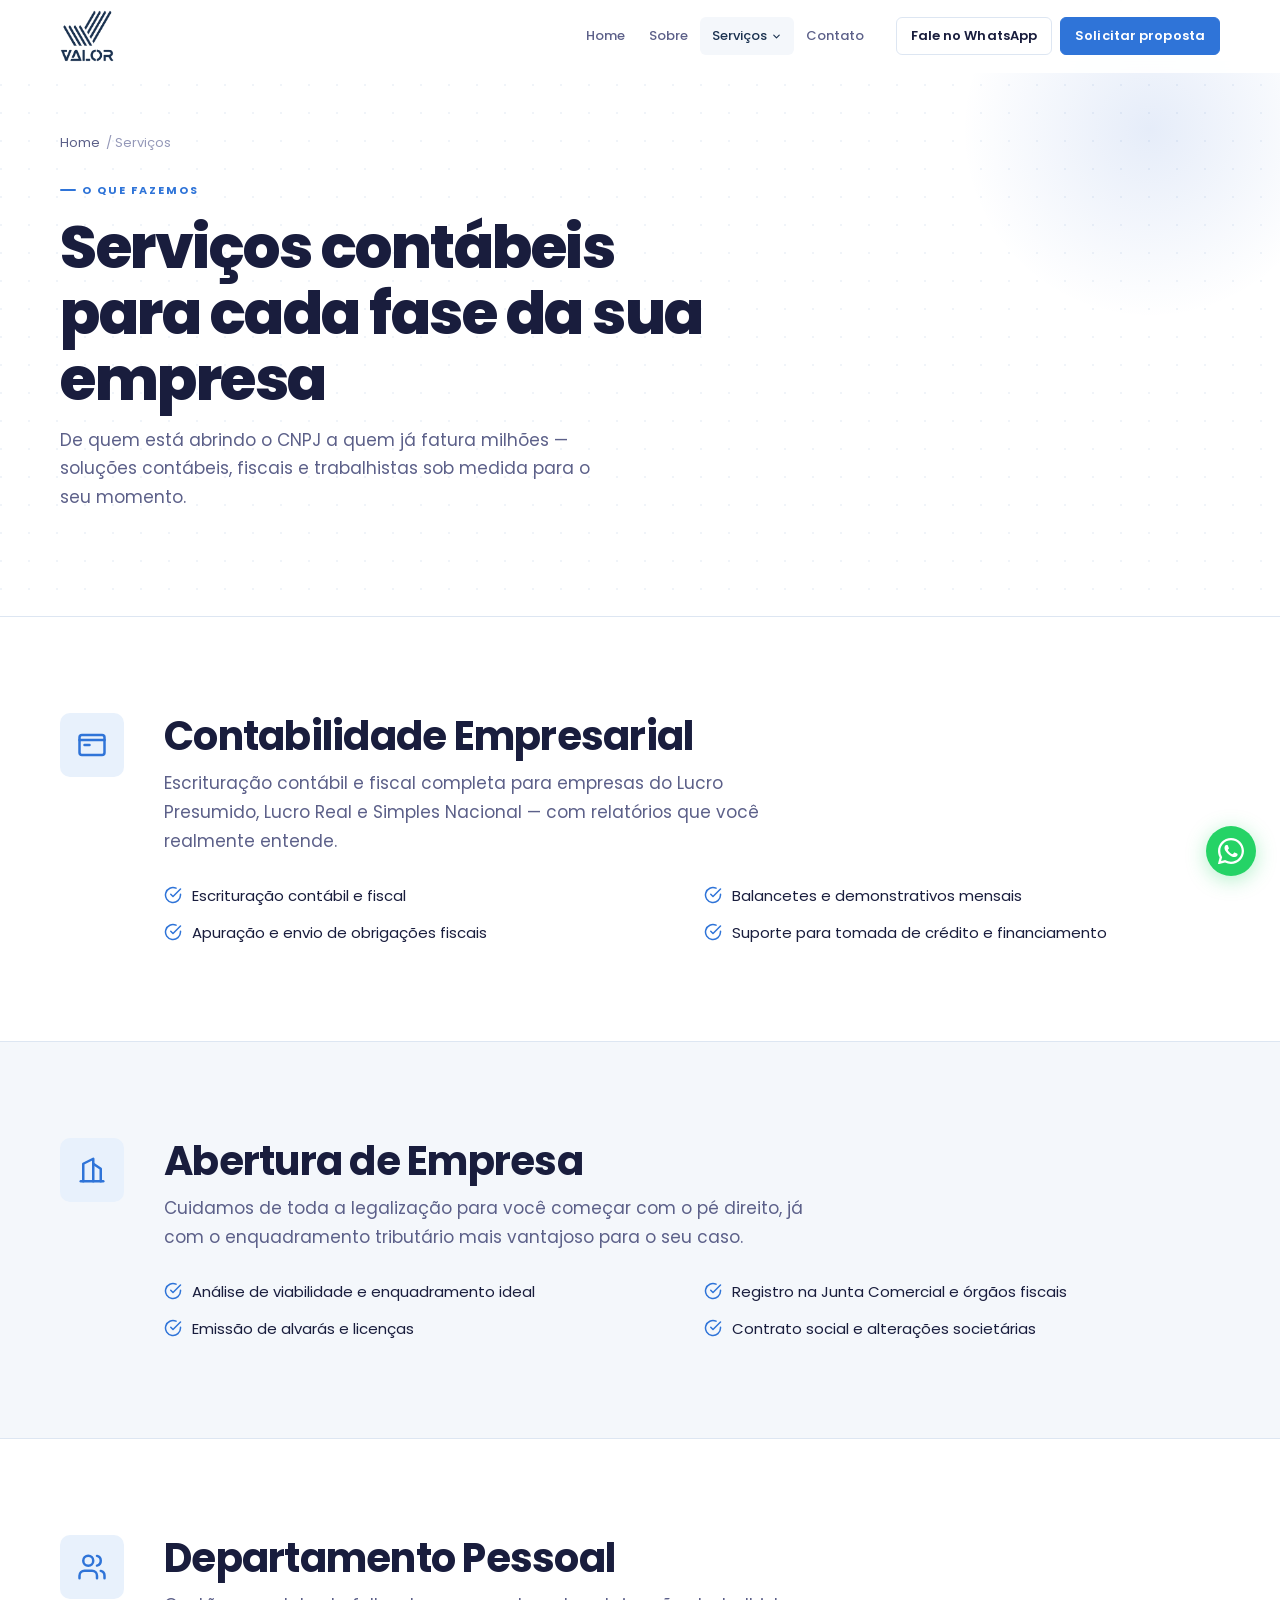
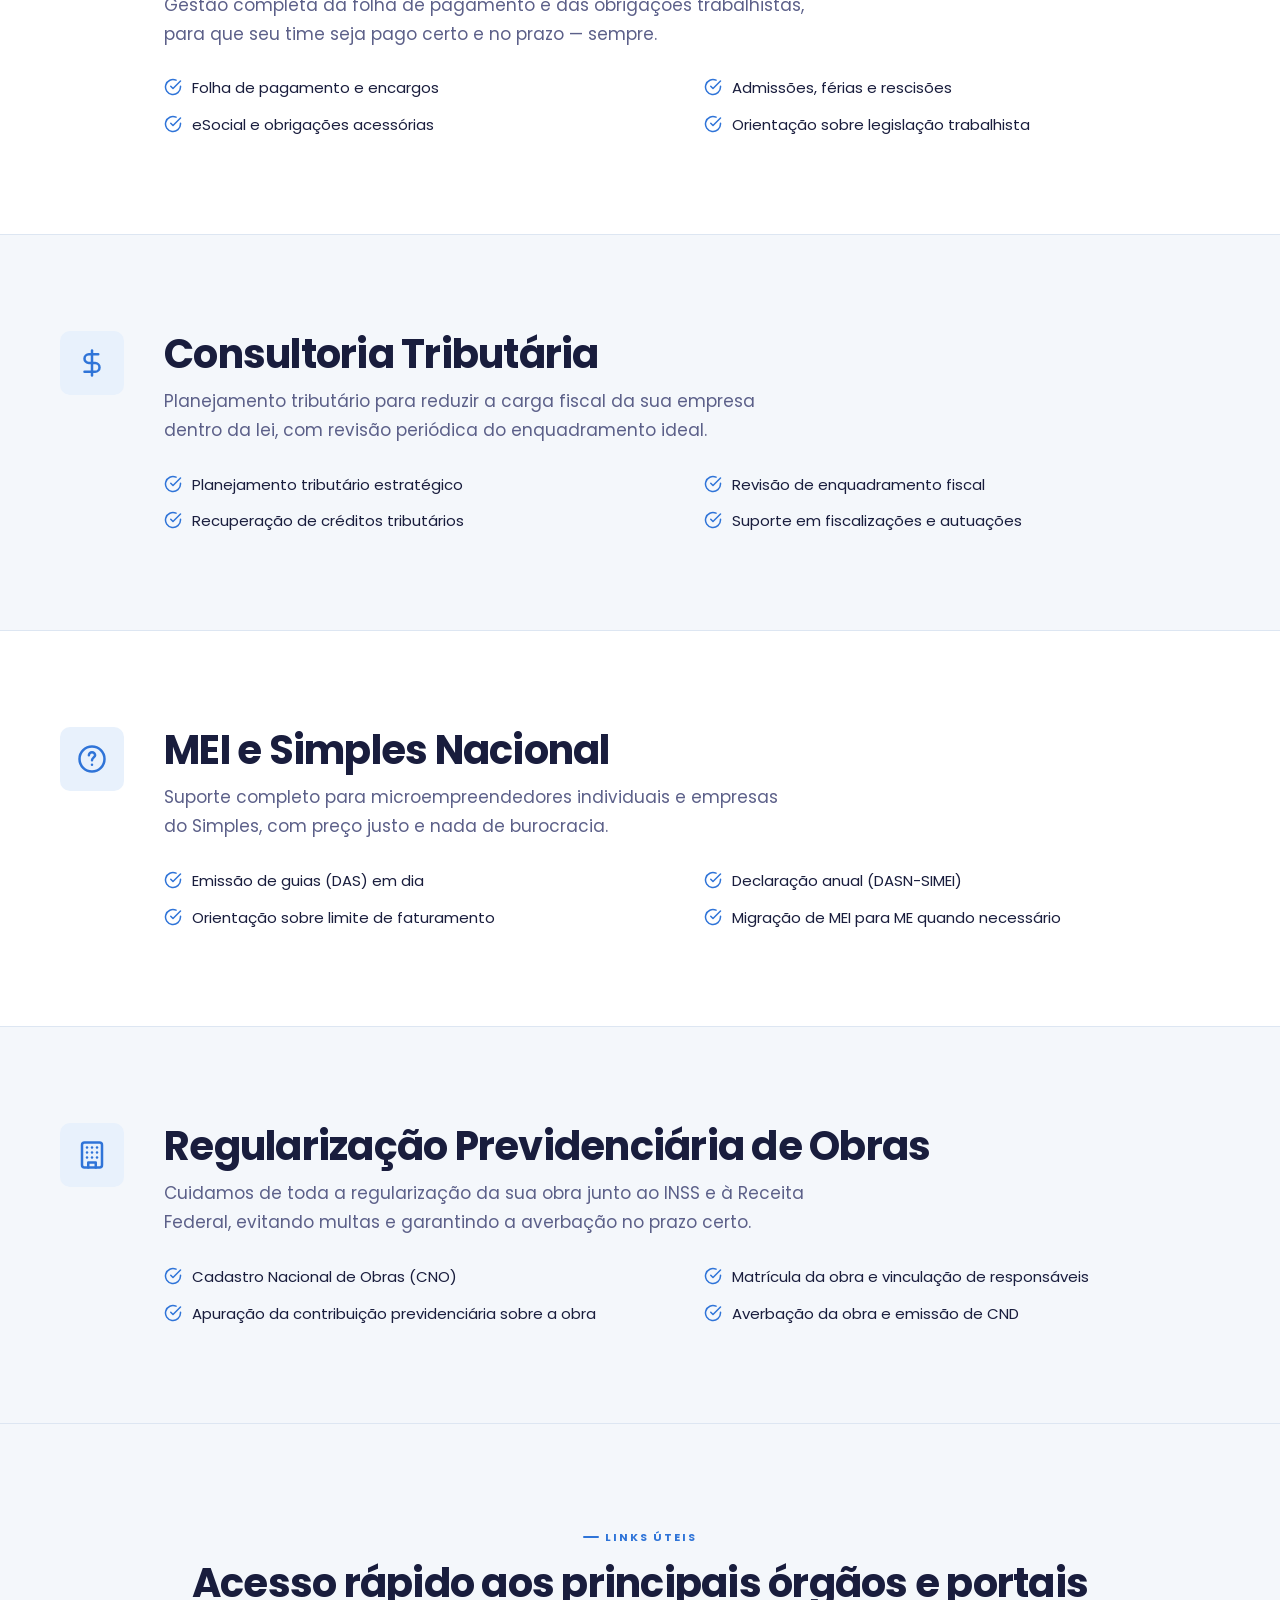
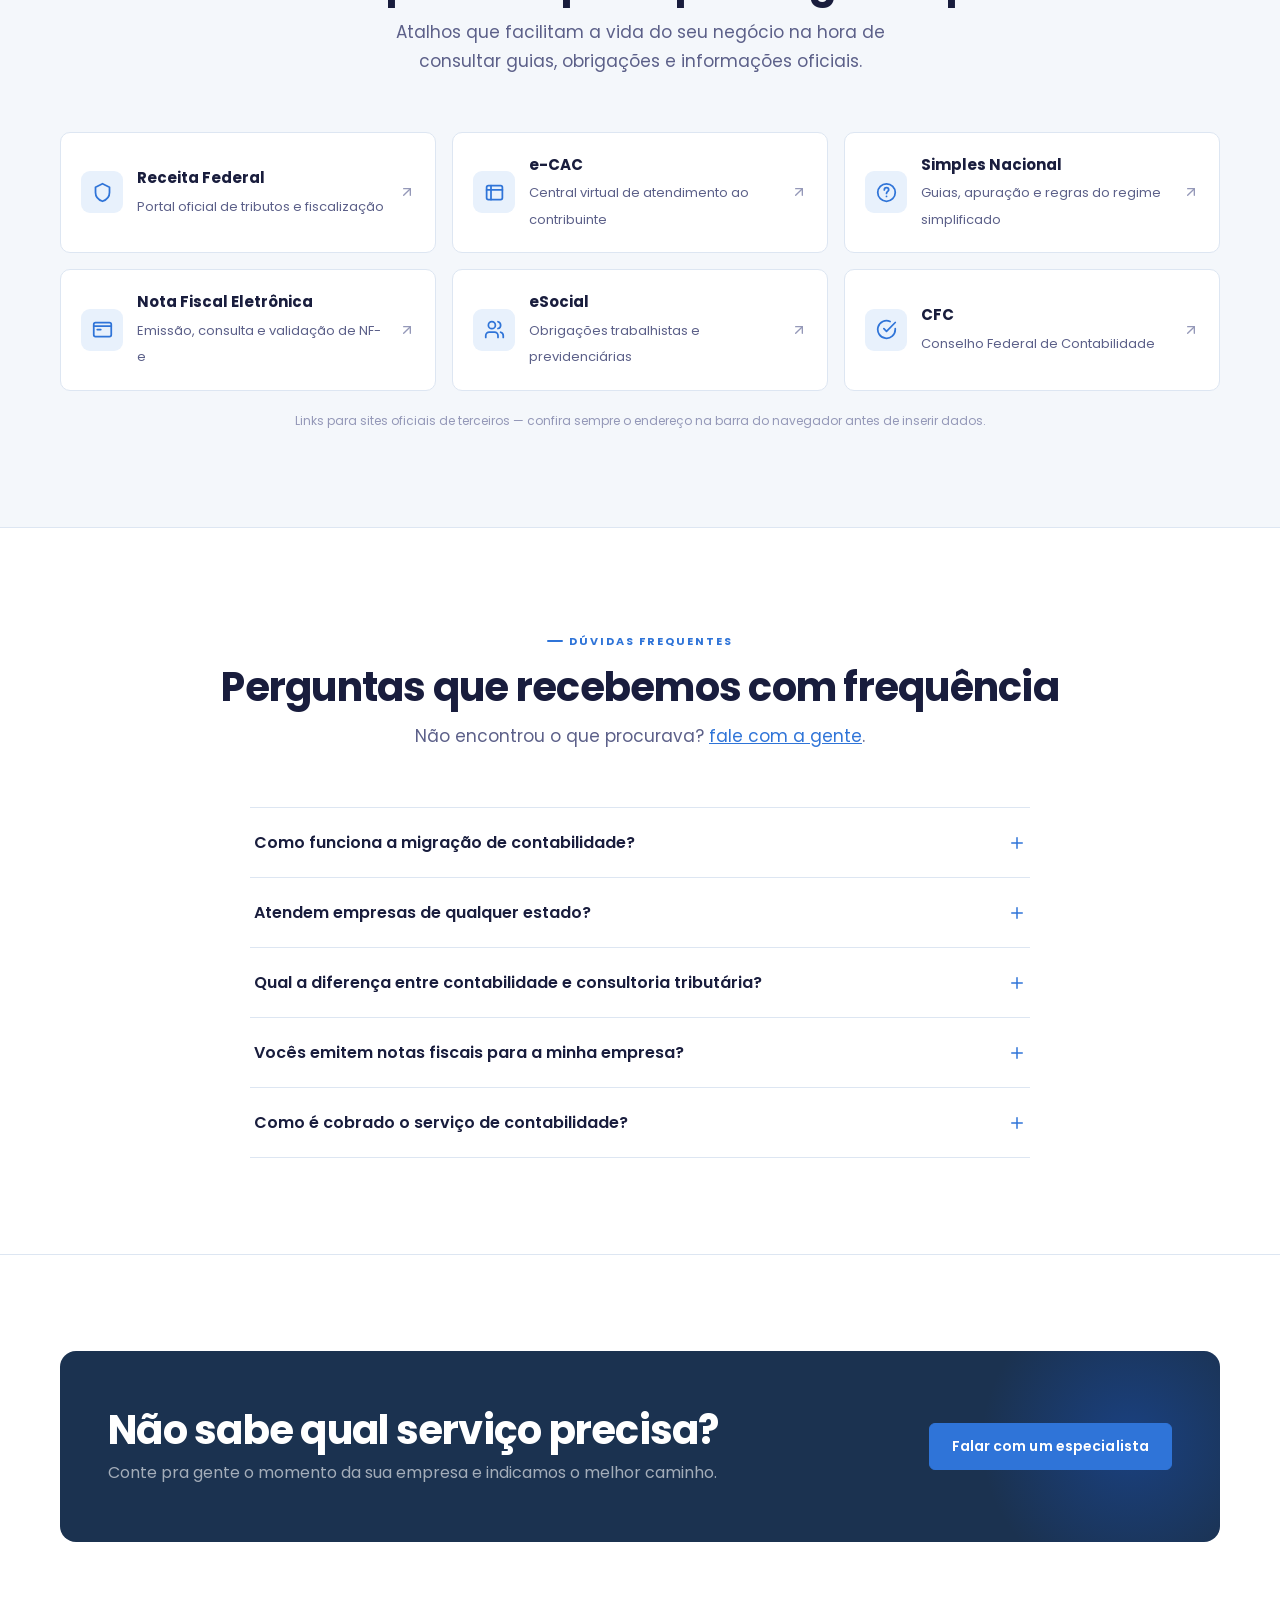
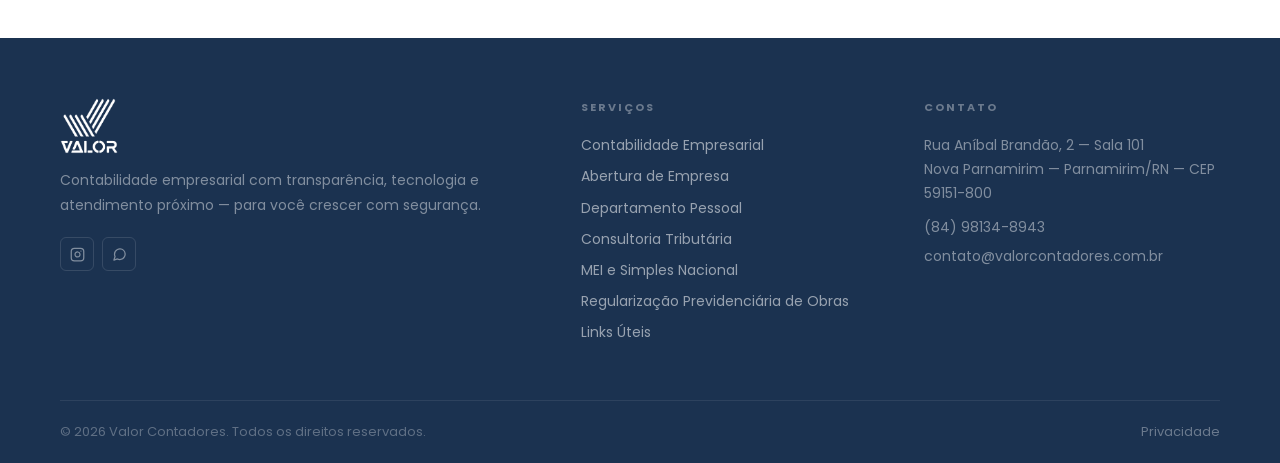
<file: servicos.html>
<!DOCTYPE html>
<html lang="pt-br">
<head>
  <meta charset="utf-8" />
  <link rel="icon" type="image/png" href="favicon.png" />
  <meta name="viewport" content="width=device-width, initial-scale=1" />
  <meta name="description" content="Serviços da Valor Contadores: contabilidade empresarial, abertura de empresa, departamento pessoal, consultoria tributária, MEI e Simples Nacional, regularização previdenciária de obras." />
  <meta property="og:title" content="Serviços — Valor Contadores" />
  <meta property="og:image" content="imagens/logo-valor-contadores-preto.png" />
  <link rel="canonical" href="https://valorcontadores.com.br/servicos.html" />
  <title>Serviços — Valor Contadores</title>

  <link rel="preconnect" href="https://fonts.googleapis.com" />
  <link rel="preconnect" href="https://fonts.gstatic.com" crossorigin />
  <link href="https://fonts.googleapis.com/css2?family=Poppins:wght@300;400;500;600;700;800&display=swap" rel="stylesheet" />
  <link rel="stylesheet" href="Styles/main.css" />
</head>
<body>

<!-- ===== HEADER ===== -->
<header class="header">
  <div class="container">
    <nav class="nav">
      <a href="index.html" class="nav__logo">
        <img src="imagens/logo-valor-contadores-header-navy.png" alt="Valor Contadores" />
      </a>
      <ul class="nav__menu">
        <li class="nav__item"><a href="index.html" class="nav__link">Home</a></li>
        <li class="nav__item"><a href="sobre.html" class="nav__link">Sobre</a></li>
        <li class="nav__item">
          <a href="servicos.html" class="nav__link active">
            Serviços
            <svg xmlns="http://www.w3.org/2000/svg" viewBox="0 0 24 24" fill="none" stroke="currentColor" stroke-width="2.5" stroke-linecap="round" stroke-linejoin="round"><polyline points="6 9 12 15 18 9"/></svg>
          </a>
          <div class="nav__dropdown">
            <a href="#contabilidade-empresarial"><svg xmlns="http://www.w3.org/2000/svg" viewBox="0 0 24 24" fill="none" stroke="currentColor" stroke-width="2" stroke-linecap="round" stroke-linejoin="round"><path d="M4 4h16c1.1 0 2 .9 2 2v12c0 1.1-.9 2-2 2H4c-1.1 0-2-.9-2-2V6c0-1.1.9-2 2-2z"/><path d="M2 8h20"/></svg>Contabilidade Empresarial</a>
            <a href="#abertura-de-empresa"><svg xmlns="http://www.w3.org/2000/svg" viewBox="0 0 24 24" fill="none" stroke="currentColor" stroke-width="2" stroke-linecap="round" stroke-linejoin="round"><path d="M3 21h18"/><path d="M5 21V7l8-4v18"/><path d="M19 21V11l-6-4"/></svg>Abertura de Empresa</a>
            <a href="#departamento-pessoal"><svg xmlns="http://www.w3.org/2000/svg" viewBox="0 0 24 24" fill="none" stroke="currentColor" stroke-width="2" stroke-linecap="round" stroke-linejoin="round"><path d="M16 21v-2a4 4 0 0 0-4-4H6a4 4 0 0 0-4 4v2"/><circle cx="9" cy="7" r="4"/></svg>Departamento Pessoal</a>
            <a href="#consultoria-tributaria"><svg xmlns="http://www.w3.org/2000/svg" viewBox="0 0 24 24" fill="none" stroke="currentColor" stroke-width="2" stroke-linecap="round" stroke-linejoin="round"><path d="M12 2v20"/><path d="M17 5H9.5a3.5 3.5 0 0 0 0 7h5a3.5 3.5 0 0 1 0 7H6"/></svg>Consultoria Tributária</a>
            <a href="#mei-e-simples"><svg xmlns="http://www.w3.org/2000/svg" viewBox="0 0 24 24" fill="none" stroke="currentColor" stroke-width="2" stroke-linecap="round" stroke-linejoin="round"><circle cx="12" cy="12" r="10"/><path d="M9.5 9a2.5 2.5 0 0 1 5 0c0 1.5-2.5 2-2.5 4"/></svg>MEI e Simples Nacional</a>
            <a href="#regularizacao-de-obras"><svg xmlns="http://www.w3.org/2000/svg" viewBox="0 0 24 24" fill="none" stroke="currentColor" stroke-width="2" stroke-linecap="round" stroke-linejoin="round"><rect x="4" y="2" width="16" height="20" rx="2"/><path d="M9 22v-4h6v4"/><path d="M8 6h.01"/><path d="M12 6h.01"/><path d="M16 6h.01"/><path d="M8 10h.01"/><path d="M12 10h.01"/><path d="M16 10h.01"/><path d="M8 14h.01"/><path d="M12 14h.01"/><path d="M16 14h.01"/></svg>Regularização Previdenciária de Obras</a>
          </div>
        </li>
        <li class="nav__item"><a href="contato.html" class="nav__link">Contato</a></li>
      </ul>
      <div class="nav__actions">
        <a href="https://wa.me/5584981348943" target="_blank" rel="noopener" class="btn btn--secondary btn--sm">Fale no WhatsApp</a>
        <a href="contato.html" class="btn btn--primary btn--sm">Solicitar proposta</a>
      </div>
      <button class="nav__toggle" aria-label="Abrir menu"><span></span><span></span><span></span></button>
    </nav>
  </div>
  <nav class="nav__mobile">
    <a href="index.html">Home</a>
    <a href="sobre.html">Sobre</a>
    <div class="mobile-group-label">Serviços</div>
    <div class="mobile-sub">
      <a href="#contabilidade-empresarial">Contabilidade Empresarial</a>
      <a href="#abertura-de-empresa">Abertura de Empresa</a>
      <a href="#departamento-pessoal">Departamento Pessoal</a>
      <a href="#consultoria-tributaria">Consultoria Tributária</a>
      <a href="#mei-e-simples">MEI e Simples Nacional</a>
      <a href="#regularizacao-de-obras">Regularização Previdenciária de Obras</a>
    </div>
    <a href="contato.html">Contato</a>
    <a href="contato.html" class="mobile-cta">Solicitar proposta</a>
  </nav>
</header>

<!-- ===== HERO COMPACTO ===== -->
<section class="hero-compact">
  <div class="container">
    <div class="breadcrumb"><a href="index.html">Home</a> / Serviços</div>
    <span class="label">O que fazemos</span>
    <h1>Serviços contábeis para cada fase da sua empresa</h1>
    <p>De quem está abrindo o CNPJ a quem já fatura milhões — soluções contábeis, fiscais e trabalhistas sob medida para o seu momento.</p>
  </div>
</section>

<!-- ===== CONTABILIDADE EMPRESARIAL ===== -->
<section class="section" id="contabilidade-empresarial">
  <div class="container">
    <div class="service-detail reveal">
      <div class="service-detail__icon">
        <svg xmlns="http://www.w3.org/2000/svg" viewBox="0 0 24 24" fill="none" stroke="currentColor" stroke-width="2" stroke-linecap="round" stroke-linejoin="round"><path d="M4 4h16c1.1 0 2 .9 2 2v12c0 1.1-.9 2-2 2H4c-1.1 0-2-.9-2-2V6c0-1.1.9-2 2-2z"/><path d="M2 8h20"/><path d="M6 12h4"/></svg>
      </div>
      <div class="service-detail__body">
        <h2>Contabilidade Empresarial</h2>
        <p>Escrituração contábil e fiscal completa para empresas do Lucro Presumido, Lucro Real e Simples Nacional — com relatórios que você realmente entende.</p>
        <div class="check-grid">
          <div class="check-item"><svg xmlns="http://www.w3.org/2000/svg" viewBox="0 0 24 24" fill="none" stroke="currentColor" stroke-width="2" stroke-linecap="round" stroke-linejoin="round"><path d="M22 11.08V12a10 10 0 1 1-5.93-9.14"/><polyline points="22 4 12 14.01 9 11.01"/></svg>Escrituração contábil e fiscal</div>
          <div class="check-item"><svg xmlns="http://www.w3.org/2000/svg" viewBox="0 0 24 24" fill="none" stroke="currentColor" stroke-width="2" stroke-linecap="round" stroke-linejoin="round"><path d="M22 11.08V12a10 10 0 1 1-5.93-9.14"/><polyline points="22 4 12 14.01 9 11.01"/></svg>Balancetes e demonstrativos mensais</div>
          <div class="check-item"><svg xmlns="http://www.w3.org/2000/svg" viewBox="0 0 24 24" fill="none" stroke="currentColor" stroke-width="2" stroke-linecap="round" stroke-linejoin="round"><path d="M22 11.08V12a10 10 0 1 1-5.93-9.14"/><polyline points="22 4 12 14.01 9 11.01"/></svg>Apuração e envio de obrigações fiscais</div>
          <div class="check-item"><svg xmlns="http://www.w3.org/2000/svg" viewBox="0 0 24 24" fill="none" stroke="currentColor" stroke-width="2" stroke-linecap="round" stroke-linejoin="round"><path d="M22 11.08V12a10 10 0 1 1-5.93-9.14"/><polyline points="22 4 12 14.01 9 11.01"/></svg>Suporte para tomada de crédito e financiamento</div>
        </div>
      </div>
    </div>
  </div>
</section>

<hr class="divider" />

<!-- ===== ABERTURA DE EMPRESA ===== -->
<section class="section section--subtle" id="abertura-de-empresa">
  <div class="container">
    <div class="service-detail reveal">
      <div class="service-detail__icon">
        <svg xmlns="http://www.w3.org/2000/svg" viewBox="0 0 24 24" fill="none" stroke="currentColor" stroke-width="2" stroke-linecap="round" stroke-linejoin="round"><path d="M3 21h18"/><path d="M5 21V7l8-4v18"/><path d="M19 21V11l-6-4"/></svg>
      </div>
      <div class="service-detail__body">
        <h2>Abertura de Empresa</h2>
        <p>Cuidamos de toda a legalização para você começar com o pé direito, já com o enquadramento tributário mais vantajoso para o seu caso.</p>
        <div class="check-grid">
          <div class="check-item"><svg xmlns="http://www.w3.org/2000/svg" viewBox="0 0 24 24" fill="none" stroke="currentColor" stroke-width="2" stroke-linecap="round" stroke-linejoin="round"><path d="M22 11.08V12a10 10 0 1 1-5.93-9.14"/><polyline points="22 4 12 14.01 9 11.01"/></svg>Análise de viabilidade e enquadramento ideal</div>
          <div class="check-item"><svg xmlns="http://www.w3.org/2000/svg" viewBox="0 0 24 24" fill="none" stroke="currentColor" stroke-width="2" stroke-linecap="round" stroke-linejoin="round"><path d="M22 11.08V12a10 10 0 1 1-5.93-9.14"/><polyline points="22 4 12 14.01 9 11.01"/></svg>Registro na Junta Comercial e órgãos fiscais</div>
          <div class="check-item"><svg xmlns="http://www.w3.org/2000/svg" viewBox="0 0 24 24" fill="none" stroke="currentColor" stroke-width="2" stroke-linecap="round" stroke-linejoin="round"><path d="M22 11.08V12a10 10 0 1 1-5.93-9.14"/><polyline points="22 4 12 14.01 9 11.01"/></svg>Emissão de alvarás e licenças</div>
          <div class="check-item"><svg xmlns="http://www.w3.org/2000/svg" viewBox="0 0 24 24" fill="none" stroke="currentColor" stroke-width="2" stroke-linecap="round" stroke-linejoin="round"><path d="M22 11.08V12a10 10 0 1 1-5.93-9.14"/><polyline points="22 4 12 14.01 9 11.01"/></svg>Contrato social e alterações societárias</div>
        </div>
      </div>
    </div>
  </div>
</section>

<hr class="divider" />

<!-- ===== DEPARTAMENTO PESSOAL ===== -->
<section class="section" id="departamento-pessoal">
  <div class="container">
    <div class="service-detail reveal">
      <div class="service-detail__icon">
        <svg xmlns="http://www.w3.org/2000/svg" viewBox="0 0 24 24" fill="none" stroke="currentColor" stroke-width="2" stroke-linecap="round" stroke-linejoin="round"><path d="M16 21v-2a4 4 0 0 0-4-4H6a4 4 0 0 0-4 4v2"/><circle cx="9" cy="7" r="4"/><path d="M22 21v-2a4 4 0 0 0-3-3.87"/><path d="M16 3.13a4 4 0 0 1 0 7.75"/></svg>
      </div>
      <div class="service-detail__body">
        <h2>Departamento Pessoal</h2>
        <p>Gestão completa da folha de pagamento e das obrigações trabalhistas, para que seu time seja pago certo e no prazo — sempre.</p>
        <div class="check-grid">
          <div class="check-item"><svg xmlns="http://www.w3.org/2000/svg" viewBox="0 0 24 24" fill="none" stroke="currentColor" stroke-width="2" stroke-linecap="round" stroke-linejoin="round"><path d="M22 11.08V12a10 10 0 1 1-5.93-9.14"/><polyline points="22 4 12 14.01 9 11.01"/></svg>Folha de pagamento e encargos</div>
          <div class="check-item"><svg xmlns="http://www.w3.org/2000/svg" viewBox="0 0 24 24" fill="none" stroke="currentColor" stroke-width="2" stroke-linecap="round" stroke-linejoin="round"><path d="M22 11.08V12a10 10 0 1 1-5.93-9.14"/><polyline points="22 4 12 14.01 9 11.01"/></svg>Admissões, férias e rescisões</div>
          <div class="check-item"><svg xmlns="http://www.w3.org/2000/svg" viewBox="0 0 24 24" fill="none" stroke="currentColor" stroke-width="2" stroke-linecap="round" stroke-linejoin="round"><path d="M22 11.08V12a10 10 0 1 1-5.93-9.14"/><polyline points="22 4 12 14.01 9 11.01"/></svg>eSocial e obrigações acessórias</div>
          <div class="check-item"><svg xmlns="http://www.w3.org/2000/svg" viewBox="0 0 24 24" fill="none" stroke="currentColor" stroke-width="2" stroke-linecap="round" stroke-linejoin="round"><path d="M22 11.08V12a10 10 0 1 1-5.93-9.14"/><polyline points="22 4 12 14.01 9 11.01"/></svg>Orientação sobre legislação trabalhista</div>
        </div>
      </div>
    </div>
  </div>
</section>

<hr class="divider" />

<!-- ===== CONSULTORIA TRIBUTÁRIA ===== -->
<section class="section section--subtle" id="consultoria-tributaria">
  <div class="container">
    <div class="service-detail reveal">
      <div class="service-detail__icon">
        <svg xmlns="http://www.w3.org/2000/svg" viewBox="0 0 24 24" fill="none" stroke="currentColor" stroke-width="2" stroke-linecap="round" stroke-linejoin="round"><path d="M12 2v20"/><path d="M17 5H9.5a3.5 3.5 0 0 0 0 7h5a3.5 3.5 0 0 1 0 7H6"/></svg>
      </div>
      <div class="service-detail__body">
        <h2>Consultoria Tributária</h2>
        <p>Planejamento tributário para reduzir a carga fiscal da sua empresa dentro da lei, com revisão periódica do enquadramento ideal.</p>
        <div class="check-grid">
          <div class="check-item"><svg xmlns="http://www.w3.org/2000/svg" viewBox="0 0 24 24" fill="none" stroke="currentColor" stroke-width="2" stroke-linecap="round" stroke-linejoin="round"><path d="M22 11.08V12a10 10 0 1 1-5.93-9.14"/><polyline points="22 4 12 14.01 9 11.01"/></svg>Planejamento tributário estratégico</div>
          <div class="check-item"><svg xmlns="http://www.w3.org/2000/svg" viewBox="0 0 24 24" fill="none" stroke="currentColor" stroke-width="2" stroke-linecap="round" stroke-linejoin="round"><path d="M22 11.08V12a10 10 0 1 1-5.93-9.14"/><polyline points="22 4 12 14.01 9 11.01"/></svg>Revisão de enquadramento fiscal</div>
          <div class="check-item"><svg xmlns="http://www.w3.org/2000/svg" viewBox="0 0 24 24" fill="none" stroke="currentColor" stroke-width="2" stroke-linecap="round" stroke-linejoin="round"><path d="M22 11.08V12a10 10 0 1 1-5.93-9.14"/><polyline points="22 4 12 14.01 9 11.01"/></svg>Recuperação de créditos tributários</div>
          <div class="check-item"><svg xmlns="http://www.w3.org/2000/svg" viewBox="0 0 24 24" fill="none" stroke="currentColor" stroke-width="2" stroke-linecap="round" stroke-linejoin="round"><path d="M22 11.08V12a10 10 0 1 1-5.93-9.14"/><polyline points="22 4 12 14.01 9 11.01"/></svg>Suporte em fiscalizações e autuações</div>
        </div>
      </div>
    </div>
  </div>
</section>

<hr class="divider" />

<!-- ===== MEI E SIMPLES NACIONAL ===== -->
<section class="section" id="mei-e-simples">
  <div class="container">
    <div class="service-detail reveal">
      <div class="service-detail__icon">
        <svg xmlns="http://www.w3.org/2000/svg" viewBox="0 0 24 24" fill="none" stroke="currentColor" stroke-width="2" stroke-linecap="round" stroke-linejoin="round"><circle cx="12" cy="12" r="10"/><path d="M9.5 9a2.5 2.5 0 0 1 5 0c0 1.5-2.5 2-2.5 4"/><path d="M12 16.5v.01"/></svg>
      </div>
      <div class="service-detail__body">
        <h2>MEI e Simples Nacional</h2>
        <p>Suporte completo para microempreendedores individuais e empresas do Simples, com preço justo e nada de burocracia.</p>
        <div class="check-grid">
          <div class="check-item"><svg xmlns="http://www.w3.org/2000/svg" viewBox="0 0 24 24" fill="none" stroke="currentColor" stroke-width="2" stroke-linecap="round" stroke-linejoin="round"><path d="M22 11.08V12a10 10 0 1 1-5.93-9.14"/><polyline points="22 4 12 14.01 9 11.01"/></svg>Emissão de guias (DAS) em dia</div>
          <div class="check-item"><svg xmlns="http://www.w3.org/2000/svg" viewBox="0 0 24 24" fill="none" stroke="currentColor" stroke-width="2" stroke-linecap="round" stroke-linejoin="round"><path d="M22 11.08V12a10 10 0 1 1-5.93-9.14"/><polyline points="22 4 12 14.01 9 11.01"/></svg>Declaração anual (DASN-SIMEI)</div>
          <div class="check-item"><svg xmlns="http://www.w3.org/2000/svg" viewBox="0 0 24 24" fill="none" stroke="currentColor" stroke-width="2" stroke-linecap="round" stroke-linejoin="round"><path d="M22 11.08V12a10 10 0 1 1-5.93-9.14"/><polyline points="22 4 12 14.01 9 11.01"/></svg>Orientação sobre limite de faturamento</div>
          <div class="check-item"><svg xmlns="http://www.w3.org/2000/svg" viewBox="0 0 24 24" fill="none" stroke="currentColor" stroke-width="2" stroke-linecap="round" stroke-linejoin="round"><path d="M22 11.08V12a10 10 0 1 1-5.93-9.14"/><polyline points="22 4 12 14.01 9 11.01"/></svg>Migração de MEI para ME quando necessário</div>
        </div>
      </div>
    </div>
  </div>
</section>

<hr class="divider" />

<!-- ===== REGULARIZAÇÃO PREVIDENCIÁRIA DE OBRAS ===== -->
<section class="section section--subtle" id="regularizacao-de-obras">
  <div class="container">
    <div class="service-detail reveal">
      <div class="service-detail__icon">
        <svg xmlns="http://www.w3.org/2000/svg" viewBox="0 0 24 24" fill="none" stroke="currentColor" stroke-width="2" stroke-linecap="round" stroke-linejoin="round"><rect x="4" y="2" width="16" height="20" rx="2"/><path d="M9 22v-4h6v4"/><path d="M8 6h.01"/><path d="M12 6h.01"/><path d="M16 6h.01"/><path d="M8 10h.01"/><path d="M12 10h.01"/><path d="M16 10h.01"/><path d="M8 14h.01"/><path d="M12 14h.01"/><path d="M16 14h.01"/></svg>
      </div>
      <div class="service-detail__body">
        <h2>Regularização Previdenciária de Obras</h2>
        <p>Cuidamos de toda a regularização da sua obra junto ao INSS e à Receita Federal, evitando multas e garantindo a averbação no prazo certo.</p>
        <div class="check-grid">
          <div class="check-item"><svg xmlns="http://www.w3.org/2000/svg" viewBox="0 0 24 24" fill="none" stroke="currentColor" stroke-width="2" stroke-linecap="round" stroke-linejoin="round"><path d="M22 11.08V12a10 10 0 1 1-5.93-9.14"/><polyline points="22 4 12 14.01 9 11.01"/></svg>Cadastro Nacional de Obras (CNO)</div>
          <div class="check-item"><svg xmlns="http://www.w3.org/2000/svg" viewBox="0 0 24 24" fill="none" stroke="currentColor" stroke-width="2" stroke-linecap="round" stroke-linejoin="round"><path d="M22 11.08V12a10 10 0 1 1-5.93-9.14"/><polyline points="22 4 12 14.01 9 11.01"/></svg>Matrícula da obra e vinculação de responsáveis</div>
          <div class="check-item"><svg xmlns="http://www.w3.org/2000/svg" viewBox="0 0 24 24" fill="none" stroke="currentColor" stroke-width="2" stroke-linecap="round" stroke-linejoin="round"><path d="M22 11.08V12a10 10 0 1 1-5.93-9.14"/><polyline points="22 4 12 14.01 9 11.01"/></svg>Apuração da contribuição previdenciária sobre a obra</div>
          <div class="check-item"><svg xmlns="http://www.w3.org/2000/svg" viewBox="0 0 24 24" fill="none" stroke="currentColor" stroke-width="2" stroke-linecap="round" stroke-linejoin="round"><path d="M22 11.08V12a10 10 0 1 1-5.93-9.14"/><polyline points="22 4 12 14.01 9 11.01"/></svg>Averbação da obra e emissão de CND</div>
        </div>
      </div>
    </div>
  </div>
</section>

<hr class="divider" />

<!-- ===== LINKS ÚTEIS ===== -->
<section class="section section--subtle" id="links-uteis">
  <div class="container">
    <div class="section__header section__header--center reveal">
      <span class="label">Links úteis</span>
      <h2>Acesso rápido aos principais órgãos e portais</h2>
      <p>Atalhos que facilitam a vida do seu negócio na hora de consultar guias, obrigações e informações oficiais.</p>
    </div>

    <div class="useful-links-grid reveal">
      <a class="useful-link-card" href="https://www.gov.br/receitafederal/pt-br" target="_blank" rel="noopener">
        <div class="useful-link-card__icon">
          <svg xmlns="http://www.w3.org/2000/svg" viewBox="0 0 24 24" fill="none" stroke="currentColor" stroke-width="2" stroke-linecap="round" stroke-linejoin="round"><path d="M12 2l8 4v6c0 5-3.5 8.5-8 10-4.5-1.5-8-5-8-10V6l8-4z"/></svg>
        </div>
        <div class="useful-link-card__body">
          <strong>Receita Federal</strong>
          <span>Portal oficial de tributos e fiscalização</span>
        </div>
        <svg class="useful-link-card__arrow" xmlns="http://www.w3.org/2000/svg" viewBox="0 0 24 24" fill="none" stroke="currentColor" stroke-width="2" stroke-linecap="round" stroke-linejoin="round"><path d="M7 17L17 7"/><path d="M7 7h10v10"/></svg>
      </a>

      <a class="useful-link-card" href="https://cav.receita.fazenda.gov.br/" target="_blank" rel="noopener">
        <div class="useful-link-card__icon">
          <svg xmlns="http://www.w3.org/2000/svg" viewBox="0 0 24 24" fill="none" stroke="currentColor" stroke-width="2" stroke-linecap="round" stroke-linejoin="round"><rect x="3" y="4" width="18" height="16" rx="2"/><path d="M3 9h18"/><path d="M8 4v16"/></svg>
        </div>
        <div class="useful-link-card__body">
          <strong>e-CAC</strong>
          <span>Central virtual de atendimento ao contribuinte</span>
        </div>
        <svg class="useful-link-card__arrow" xmlns="http://www.w3.org/2000/svg" viewBox="0 0 24 24" fill="none" stroke="currentColor" stroke-width="2" stroke-linecap="round" stroke-linejoin="round"><path d="M7 17L17 7"/><path d="M7 7h10v10"/></svg>
      </a>

      <a class="useful-link-card" href="https://www8.receita.fazenda.gov.br/SimplesNacional/" target="_blank" rel="noopener">
        <div class="useful-link-card__icon">
          <svg xmlns="http://www.w3.org/2000/svg" viewBox="0 0 24 24" fill="none" stroke="currentColor" stroke-width="2" stroke-linecap="round" stroke-linejoin="round"><circle cx="12" cy="12" r="10"/><path d="M9.5 9a2.5 2.5 0 0 1 5 0c0 1.5-2.5 2-2.5 4"/><path d="M12 16.5v.01"/></svg>
        </div>
        <div class="useful-link-card__body">
          <strong>Simples Nacional</strong>
          <span>Guias, apuração e regras do regime simplificado</span>
        </div>
        <svg class="useful-link-card__arrow" xmlns="http://www.w3.org/2000/svg" viewBox="0 0 24 24" fill="none" stroke="currentColor" stroke-width="2" stroke-linecap="round" stroke-linejoin="round"><path d="M7 17L17 7"/><path d="M7 7h10v10"/></svg>
      </a>

      <a class="useful-link-card" href="https://www.nfe.fazenda.gov.br/portal/principal.aspx" target="_blank" rel="noopener">
        <div class="useful-link-card__icon">
          <svg xmlns="http://www.w3.org/2000/svg" viewBox="0 0 24 24" fill="none" stroke="currentColor" stroke-width="2" stroke-linecap="round" stroke-linejoin="round"><path d="M4 4h16c1.1 0 2 .9 2 2v12c0 1.1-.9 2-2 2H4c-1.1 0-2-.9-2-2V6c0-1.1.9-2 2-2z"/><path d="M2 8h20"/><path d="M6 12h4"/></svg>
        </div>
        <div class="useful-link-card__body">
          <strong>Nota Fiscal Eletrônica</strong>
          <span>Emissão, consulta e validação de NF-e</span>
        </div>
        <svg class="useful-link-card__arrow" xmlns="http://www.w3.org/2000/svg" viewBox="0 0 24 24" fill="none" stroke="currentColor" stroke-width="2" stroke-linecap="round" stroke-linejoin="round"><path d="M7 17L17 7"/><path d="M7 7h10v10"/></svg>
      </a>

      <a class="useful-link-card" href="https://www.gov.br/esocial/pt-br" target="_blank" rel="noopener">
        <div class="useful-link-card__icon">
          <svg xmlns="http://www.w3.org/2000/svg" viewBox="0 0 24 24" fill="none" stroke="currentColor" stroke-width="2" stroke-linecap="round" stroke-linejoin="round"><path d="M16 21v-2a4 4 0 0 0-4-4H6a4 4 0 0 0-4 4v2"/><circle cx="9" cy="7" r="4"/><path d="M22 21v-2a4 4 0 0 0-3-3.87"/><path d="M16 3.13a4 4 0 0 1 0 7.75"/></svg>
        </div>
        <div class="useful-link-card__body">
          <strong>eSocial</strong>
          <span>Obrigações trabalhistas e previdenciárias</span>
        </div>
        <svg class="useful-link-card__arrow" xmlns="http://www.w3.org/2000/svg" viewBox="0 0 24 24" fill="none" stroke="currentColor" stroke-width="2" stroke-linecap="round" stroke-linejoin="round"><path d="M7 17L17 7"/><path d="M7 7h10v10"/></svg>
      </a>

      <a class="useful-link-card" href="https://cfc.org.br/" target="_blank" rel="noopener">
        <div class="useful-link-card__icon">
          <svg xmlns="http://www.w3.org/2000/svg" viewBox="0 0 24 24" fill="none" stroke="currentColor" stroke-width="2" stroke-linecap="round" stroke-linejoin="round"><path d="M22 11.08V12a10 10 0 1 1-5.93-9.14"/><polyline points="22 4 12 14.01 9 11.01"/></svg>
        </div>
        <div class="useful-link-card__body">
          <strong>CFC</strong>
          <span>Conselho Federal de Contabilidade</span>
        </div>
        <svg class="useful-link-card__arrow" xmlns="http://www.w3.org/2000/svg" viewBox="0 0 24 24" fill="none" stroke="currentColor" stroke-width="2" stroke-linecap="round" stroke-linejoin="round"><path d="M7 17L17 7"/><path d="M7 7h10v10"/></svg>
      </a>
    </div>
    <p style="font-size:.75rem;color:var(--text-light);margin-top:20px;text-align:center">Links para sites oficiais de terceiros — confira sempre o endereço na barra do navegador antes de inserir dados.</p>
  </div>
</section>

<hr class="divider" />

<!-- ===== FAQ ===== -->
<section class="section">
  <div class="container">
    <div class="section__header section__header--center reveal">
      <span class="label">Dúvidas frequentes</span>
      <h2>Perguntas que recebemos com frequência</h2>
      <p>Não encontrou o que procurava? <a href="contato.html" class="text-accent" style="text-decoration:underline">fale com a gente</a>.</p>
    </div>

    <div class="faq-list reveal">
      <div class="faq-item">
        <button class="faq-item__q">
          Como funciona a migração de contabilidade?
          <svg xmlns="http://www.w3.org/2000/svg" viewBox="0 0 24 24" fill="none" stroke="currentColor" stroke-width="2" stroke-linecap="round" stroke-linejoin="round"><line x1="12" y1="5" x2="12" y2="19"/><line x1="5" y1="12" x2="19" y2="12"/></svg>
        </button>
        <div class="faq-item__a">
          <p>Cuidamos de toda a transição com o escritório anterior — solicitação de documentos, histórico contábil e continuidade das obrigações. Você não perde prazos nem histórico fiscal no processo.</p>
        </div>
      </div>
      <div class="faq-item">
        <button class="faq-item__q">
          Atendem empresas de qualquer estado?
          <svg xmlns="http://www.w3.org/2000/svg" viewBox="0 0 24 24" fill="none" stroke="currentColor" stroke-width="2" stroke-linecap="round" stroke-linejoin="round"><line x1="12" y1="5" x2="12" y2="19"/><line x1="5" y1="12" x2="19" y2="12"/></svg>
        </button>
        <div class="faq-item__a">
          <p>Sim, atendemos empresas em todo o Brasil de forma 100% digital, com reuniões por vídeo e envio de documentos online. Também recebemos clientes presencialmente em nosso escritório.</p>
        </div>
      </div>
      <div class="faq-item">
        <button class="faq-item__q">
          Qual a diferença entre contabilidade e consultoria tributária?
          <svg xmlns="http://www.w3.org/2000/svg" viewBox="0 0 24 24" fill="none" stroke="currentColor" stroke-width="2" stroke-linecap="round" stroke-linejoin="round"><line x1="12" y1="5" x2="12" y2="19"/><line x1="5" y1="12" x2="19" y2="12"/></svg>
        </button>
        <div class="faq-item__a">
          <p>A contabilidade cuida da rotina obrigatória — escrituração, apuração e envio de declarações. A consultoria tributária vai além: analisa o enquadramento e busca formas legais de reduzir a carga fiscal.</p>
        </div>
      </div>
      <div class="faq-item">
        <button class="faq-item__q">
          Vocês emitem notas fiscais para a minha empresa?
          <svg xmlns="http://www.w3.org/2000/svg" viewBox="0 0 24 24" fill="none" stroke="currentColor" stroke-width="2" stroke-linecap="round" stroke-linejoin="round"><line x1="12" y1="5" x2="12" y2="19"/><line x1="5" y1="12" x2="19" y2="12"/></svg>
        </button>
        <div class="faq-item__a">
          <p>Orientamos e damos suporte na configuração do sistema de emissão de notas fiscais, mas a emissão do dia a dia normalmente fica a cargo do próprio cliente. Consulte-nos sobre o seu caso específico.</p>
        </div>
      </div>
      <div class="faq-item">
        <button class="faq-item__q">
          Como é cobrado o serviço de contabilidade?
          <svg xmlns="http://www.w3.org/2000/svg" viewBox="0 0 24 24" fill="none" stroke="currentColor" stroke-width="2" stroke-linecap="round" stroke-linejoin="round"><line x1="12" y1="5" x2="12" y2="19"/><line x1="5" y1="12" x2="19" y2="12"/></svg>
        </button>
        <div class="faq-item__a">
          <p>O valor mensal depende do porte, regime tributário e volume de movimentação da empresa. Fale com a gente para receber uma proposta personalizada, sem compromisso.</p>
        </div>
      </div>
    </div>
  </div>
</section>

<hr class="divider" />

<!-- ===== CTA ===== -->
<section class="section">
  <div class="container">
    <div class="cta-section reveal">
      <div>
        <h2>Não sabe qual serviço precisa?</h2>
        <p>Conte pra gente o momento da sua empresa e indicamos o melhor caminho.</p>
      </div>
      <div class="actions">
        <a href="contato.html" class="btn btn--primary">Falar com um especialista</a>
      </div>
    </div>
  </div>
</section>

<!-- ===== FOOTER ===== -->
<footer class="footer">
  <div class="container">
    <div class="footer-grid">
      <div class="footer-about">
        <div class="footer-logo">
          <img src="imagens/logo-valor-contadores-footer.png" alt="Valor Contadores" />
        </div>
        <p>Contabilidade empresarial com transparência, tecnologia e atendimento próximo — para você crescer com segurança.</p>
        <div class="footer-social">
          <a href="https://instagram.com/valor.contadores" target="_blank" rel="noopener" aria-label="Instagram"><svg xmlns="http://www.w3.org/2000/svg" viewBox="0 0 24 24" fill="none" stroke="currentColor" stroke-width="2" stroke-linecap="round" stroke-linejoin="round"><rect x="2" y="2" width="20" height="20" rx="5"/><path d="M16 11.37A4 4 0 1 1 12.63 8 4 4 0 0 1 16 11.37z"/><line x1="17.5" y1="6.5" x2="17.51" y2="6.5"/></svg></a>
          <a href="https://wa.me/5584981348943" target="_blank" rel="noopener" aria-label="WhatsApp"><svg xmlns="http://www.w3.org/2000/svg" viewBox="0 0 24 24" fill="none" stroke="currentColor" stroke-width="2" stroke-linecap="round" stroke-linejoin="round"><path d="M21 11.5a8.38 8.38 0 0 1-.9 3.8 8.5 8.5 0 0 1-7.6 4.7 8.38 8.38 0 0 1-3.8-.9L3 21l1.9-5.7a8.38 8.38 0 0 1-.9-3.8 8.5 8.5 0 0 1 4.7-7.6 8.38 8.38 0 0 1 3.8-.9h.5a8.48 8.48 0 0 1 8 8v.5z"/></svg></a>
        </div>
      </div>
      <div class="footer-col">
        <h4>Serviços</h4>
        <ul>
          <li><a href="#contabilidade-empresarial">Contabilidade Empresarial</a></li>
          <li><a href="#abertura-de-empresa">Abertura de Empresa</a></li>
          <li><a href="#departamento-pessoal">Departamento Pessoal</a></li>
          <li><a href="#consultoria-tributaria">Consultoria Tributária</a></li>
          <li><a href="#mei-e-simples">MEI e Simples Nacional</a></li>
          <li><a href="#regularizacao-de-obras">Regularização Previdenciária de Obras</a></li>
          <li><a href="#links-uteis">Links Úteis</a></li>
        </ul>
      </div>
      <div class="footer-col">
        <h4>Contato</h4>
        <address>
          <p>Rua Aníbal Brandão, 2 — Sala 101<br>Nova Parnamirim — Parnamirim/RN — CEP 59151-800</p>
          <p style="margin-top:10px"><a href="tel:+5584981348943">(84) 98134-8943</a></p>
          <p><a href="mailto:contato@valorcontadores.com.br">contato@valorcontadores.com.br</a></p>
        </address>
      </div>
    </div>
    <div class="footer-bottom">
      <p>&copy; <span id="year"></span> Valor Contadores. Todos os direitos reservados.</p>
      <a href="contato.html">Privacidade</a>
    </div>
  </div>
</footer>

<a href="https://wa.me/5584981348943" class="whatsapp-float" target="_blank" rel="noopener" aria-label="WhatsApp">
  <svg xmlns="http://www.w3.org/2000/svg" viewBox="0 0 24 24" fill="currentColor"><path d="M17.472 14.382c-.297-.149-1.758-.867-2.03-.967-.273-.099-.471-.148-.67.15-.197.297-.767.966-.94 1.164-.173.199-.347.223-.644.075-.297-.15-1.255-.463-2.39-1.475-.883-.788-1.48-1.761-1.653-2.059-.173-.297-.018-.458.13-.606.134-.133.298-.347.446-.52.149-.174.198-.298.298-.497.099-.198.05-.371-.025-.52-.075-.149-.669-1.612-.916-2.207-.242-.579-.487-.5-.669-.51-.173-.008-.371-.01-.57-.01-.198 0-.52.074-.792.372-.272.297-1.04 1.016-1.04 2.479 0 1.462 1.065 2.875 1.213 3.074.149.198 2.096 3.2 5.077 4.487.709.306 1.262.489 1.694.625.712.227 1.36.195 1.871.118.571-.085 1.758-.719 2.006-1.413.248-.694.248-1.289.173-1.413-.074-.124-.272-.198-.57-.347z"/><path d="M12 0C5.373 0 0 5.373 0 12c0 2.124.558 4.118 1.532 5.845L.057 23.492a.5.5 0 0 0 .614.636l5.796-1.52A11.938 11.938 0 0 0 12 24c6.627 0 12-5.373 12-12S18.627 0 12 0zm0 21.882a9.871 9.871 0 0 1-5.031-1.374l-.36-.214-3.742.981.999-3.648-.235-.374A9.87 9.87 0 0 1 2.118 12C2.118 6.533 6.533 2.118 12 2.118c5.467 0 9.882 4.415 9.882 9.882 0 5.467-4.415 9.882-9.882 9.882z"/></svg>
</a>

<script src="Scripts/main.js" defer></script>
<script>document.getElementById('year').textContent = new Date().getFullYear();</script>
</body>
</html>
</file>
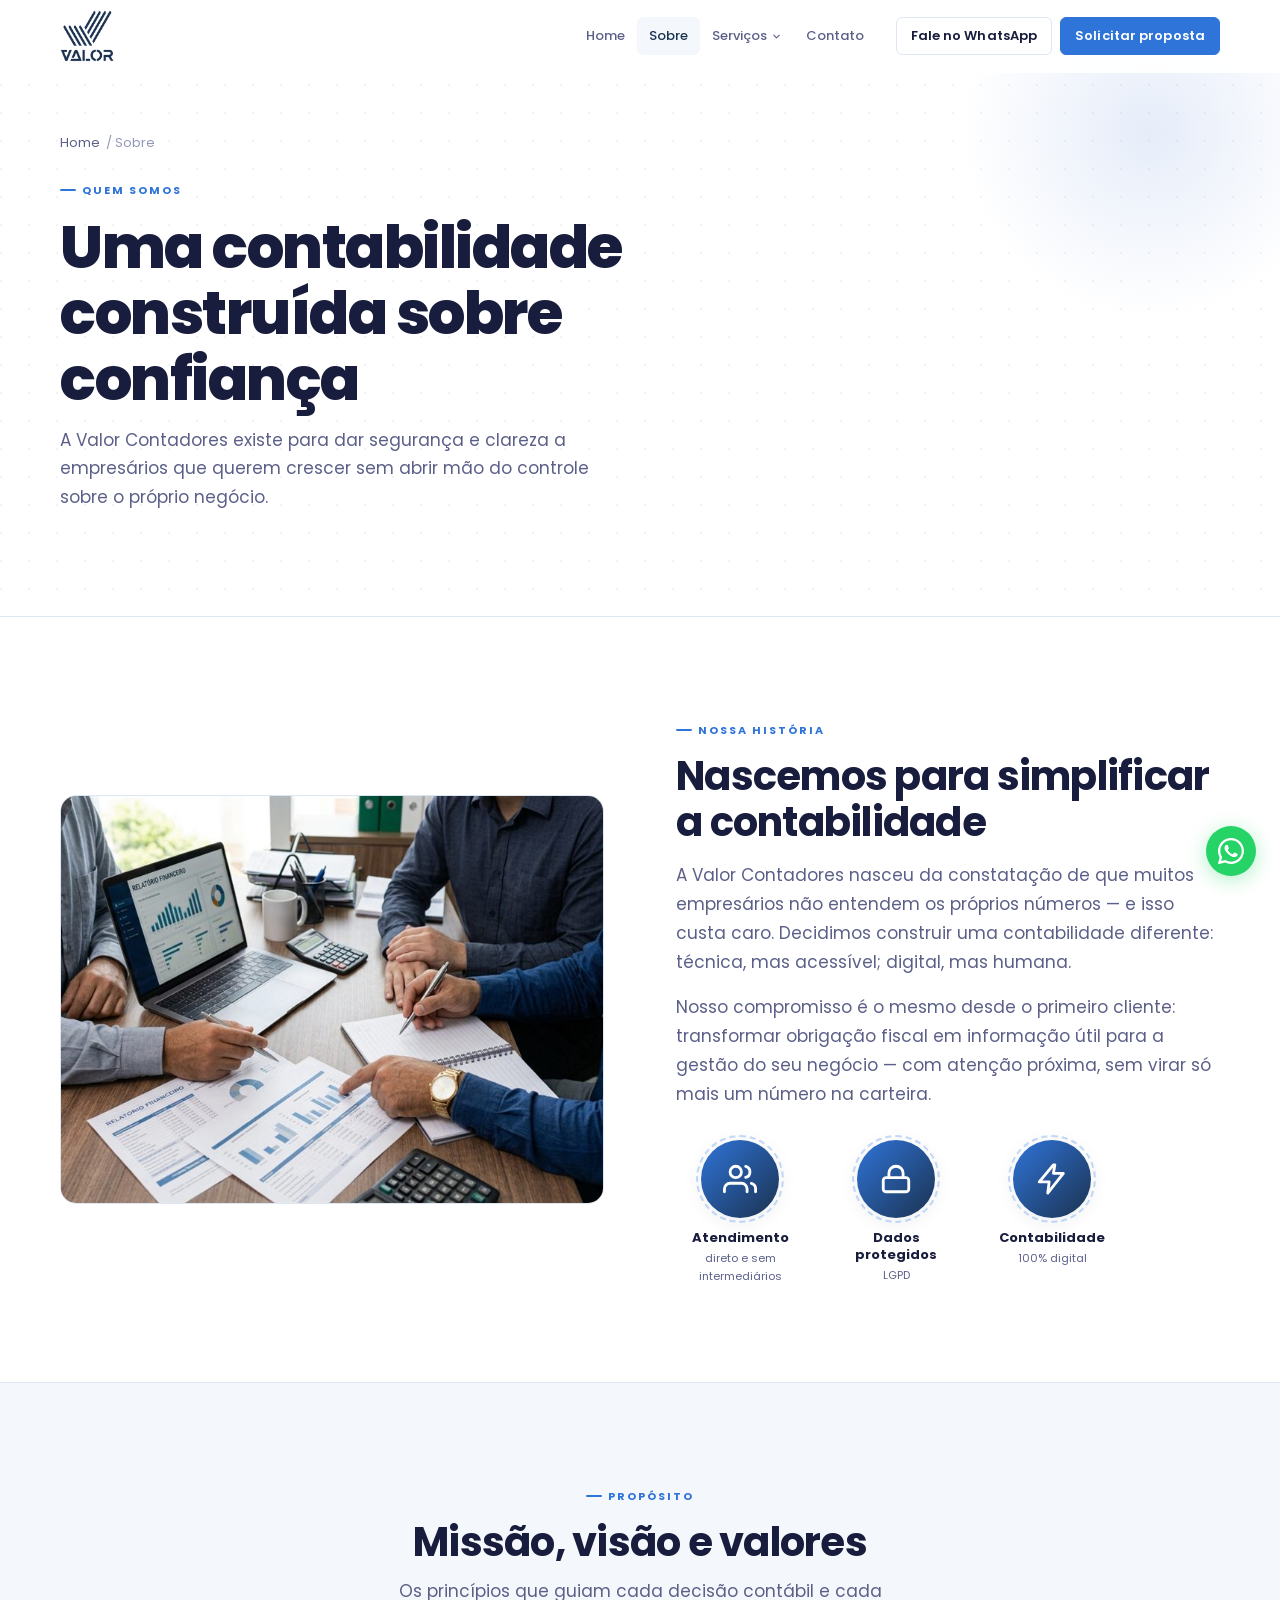
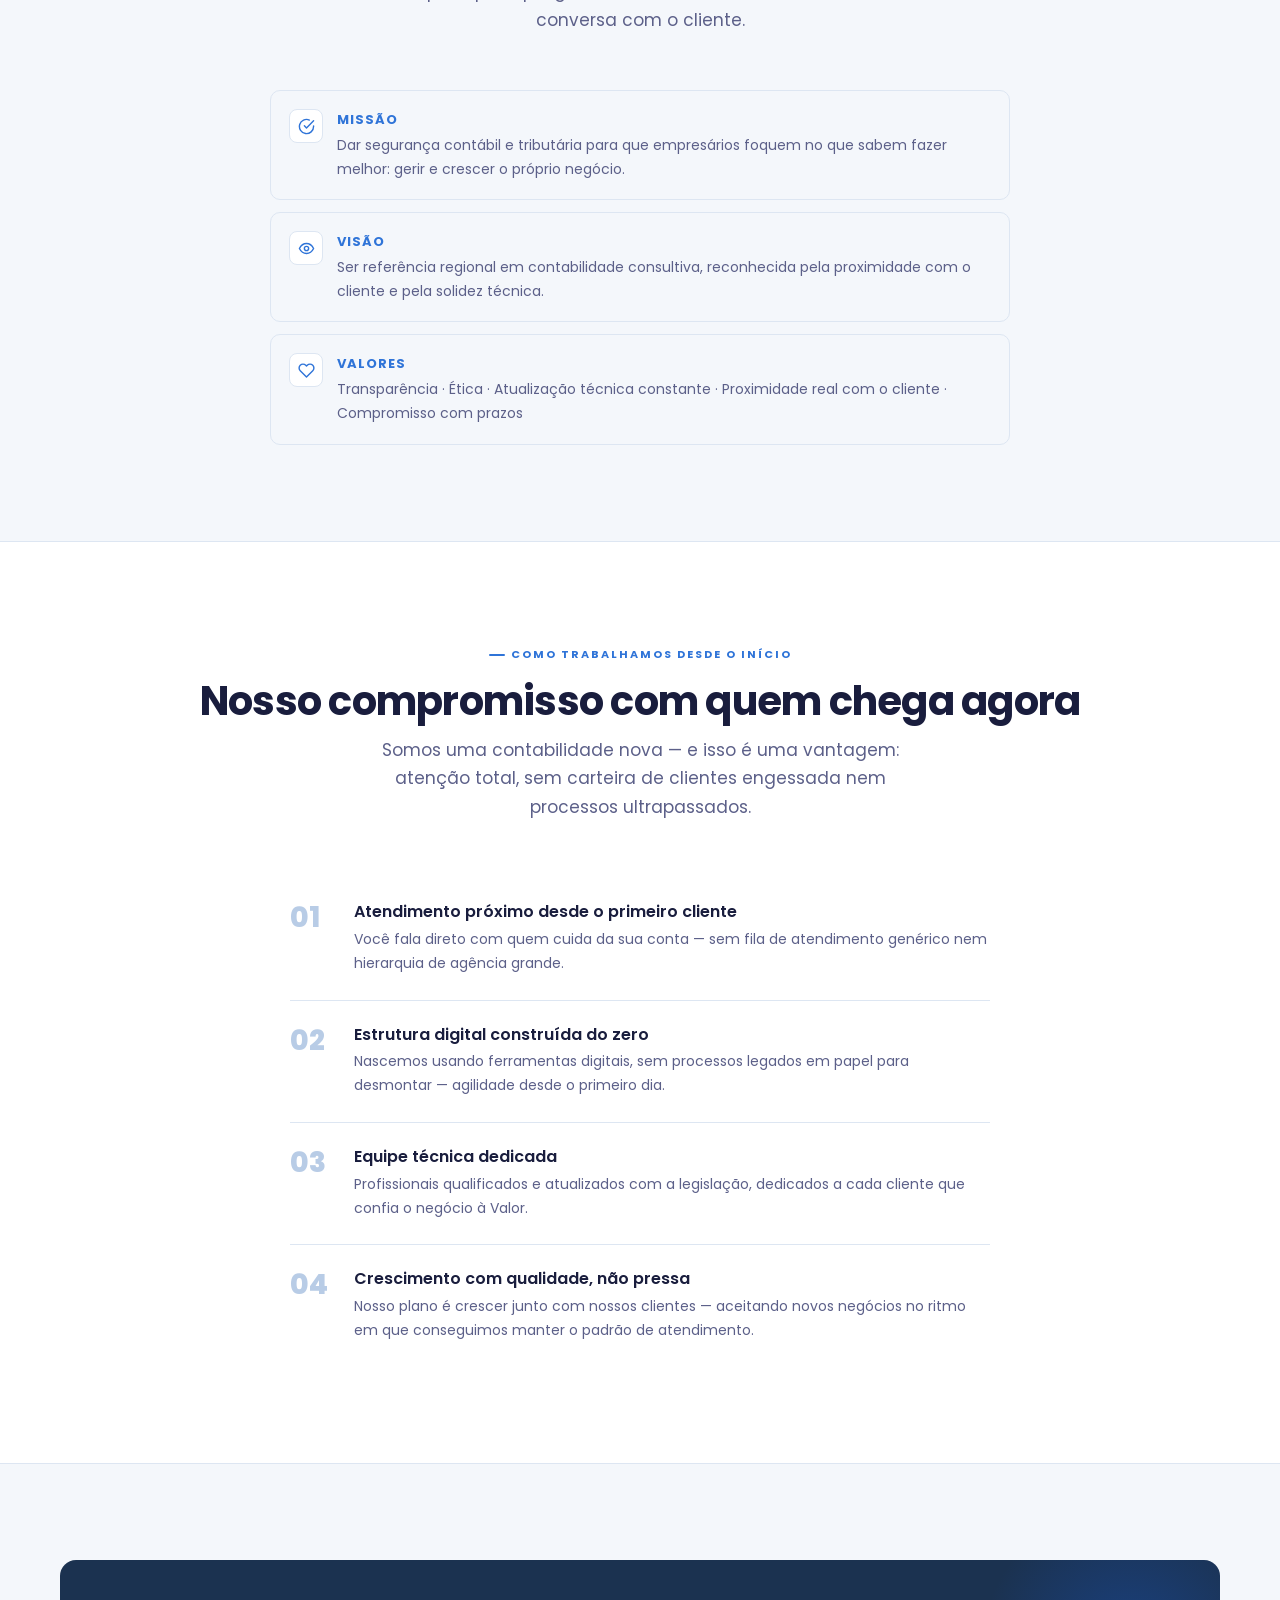
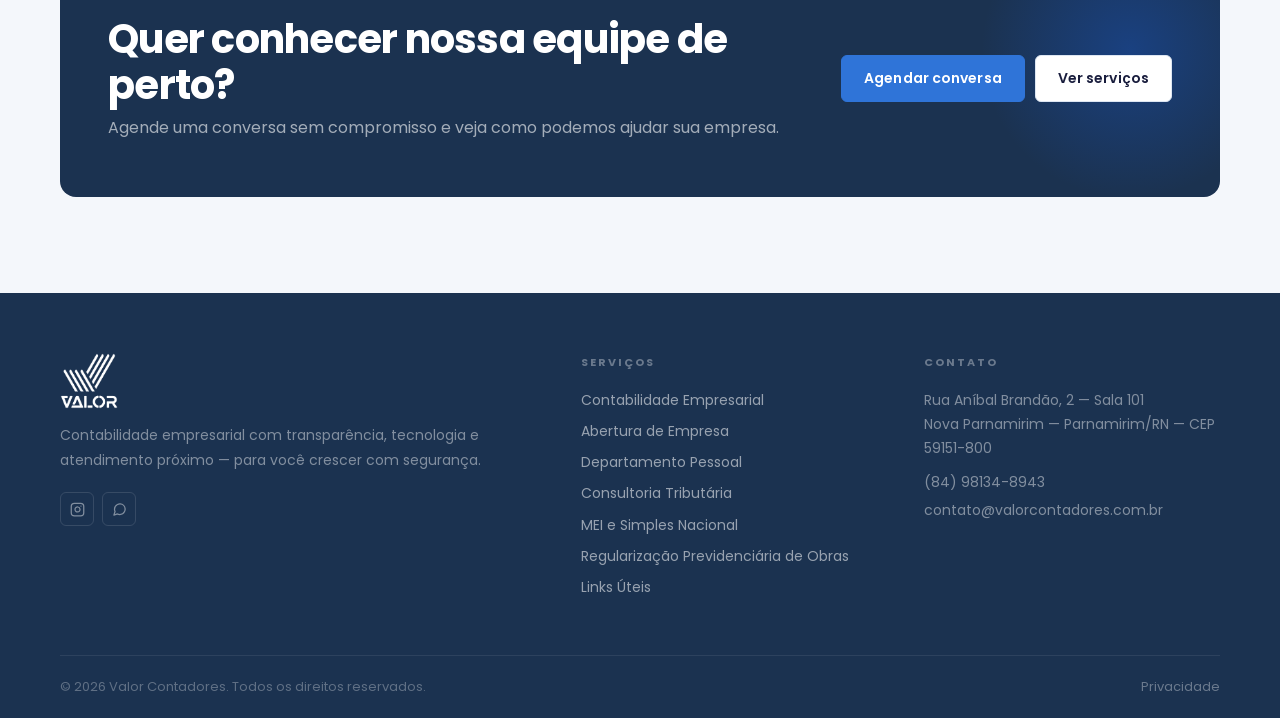
<file: sobre.html>
<!DOCTYPE html>
<html lang="pt-br">
<head>
  <meta charset="utf-8" />
  <link rel="icon" type="image/png" href="favicon.png" />
  <meta name="viewport" content="width=device-width, initial-scale=1" />
  <meta name="description" content="Conheça a Valor Contadores: história, missão, visão, valores e a equipe por trás da contabilidade da sua empresa." />
  <meta property="og:title" content="Sobre — Valor Contadores" />
  <meta property="og:image" content="imagens/logo-valor-contadores-preto.png" />
  <link rel="canonical" href="https://valorcontadores.com.br/sobre.html" />
  <title>Sobre — Valor Contadores</title>

  <link rel="preconnect" href="https://fonts.googleapis.com" />
  <link rel="preconnect" href="https://fonts.gstatic.com" crossorigin />
  <link href="https://fonts.googleapis.com/css2?family=Poppins:wght@300;400;500;600;700;800&display=swap" rel="stylesheet" />
  <link rel="stylesheet" href="Styles/main.css" />
</head>
<body>

<!-- ===== HEADER ===== -->
<header class="header">
  <div class="container">
    <nav class="nav">
      <a href="index.html" class="nav__logo">
        <img src="imagens/logo-valor-contadores-header-navy.png" alt="Valor Contadores" />
      </a>
      <ul class="nav__menu">
        <li class="nav__item"><a href="index.html" class="nav__link">Home</a></li>
        <li class="nav__item"><a href="sobre.html" class="nav__link active">Sobre</a></li>
        <li class="nav__item">
          <a href="servicos.html" class="nav__link">
            Serviços
            <svg xmlns="http://www.w3.org/2000/svg" viewBox="0 0 24 24" fill="none" stroke="currentColor" stroke-width="2.5" stroke-linecap="round" stroke-linejoin="round"><polyline points="6 9 12 15 18 9"/></svg>
          </a>
          <div class="nav__dropdown">
            <a href="servicos.html#contabilidade-empresarial"><svg xmlns="http://www.w3.org/2000/svg" viewBox="0 0 24 24" fill="none" stroke="currentColor" stroke-width="2" stroke-linecap="round" stroke-linejoin="round"><path d="M4 4h16c1.1 0 2 .9 2 2v12c0 1.1-.9 2-2 2H4c-1.1 0-2-.9-2-2V6c0-1.1.9-2 2-2z"/><path d="M2 8h20"/></svg>Contabilidade Empresarial</a>
            <a href="servicos.html#abertura-de-empresa"><svg xmlns="http://www.w3.org/2000/svg" viewBox="0 0 24 24" fill="none" stroke="currentColor" stroke-width="2" stroke-linecap="round" stroke-linejoin="round"><path d="M3 21h18"/><path d="M5 21V7l8-4v18"/><path d="M19 21V11l-6-4"/></svg>Abertura de Empresa</a>
            <a href="servicos.html#departamento-pessoal"><svg xmlns="http://www.w3.org/2000/svg" viewBox="0 0 24 24" fill="none" stroke="currentColor" stroke-width="2" stroke-linecap="round" stroke-linejoin="round"><path d="M16 21v-2a4 4 0 0 0-4-4H6a4 4 0 0 0-4 4v2"/><circle cx="9" cy="7" r="4"/></svg>Departamento Pessoal</a>
            <a href="servicos.html#consultoria-tributaria"><svg xmlns="http://www.w3.org/2000/svg" viewBox="0 0 24 24" fill="none" stroke="currentColor" stroke-width="2" stroke-linecap="round" stroke-linejoin="round"><path d="M12 2v20"/><path d="M17 5H9.5a3.5 3.5 0 0 0 0 7h5a3.5 3.5 0 0 1 0 7H6"/></svg>Consultoria Tributária</a>
            <a href="servicos.html#mei-e-simples"><svg xmlns="http://www.w3.org/2000/svg" viewBox="0 0 24 24" fill="none" stroke="currentColor" stroke-width="2" stroke-linecap="round" stroke-linejoin="round"><circle cx="12" cy="12" r="10"/><path d="M9.5 9a2.5 2.5 0 0 1 5 0c0 1.5-2.5 2-2.5 4"/></svg>MEI e Simples Nacional</a>
            <a href="servicos.html#regularizacao-de-obras"><svg xmlns="http://www.w3.org/2000/svg" viewBox="0 0 24 24" fill="none" stroke="currentColor" stroke-width="2" stroke-linecap="round" stroke-linejoin="round"><rect x="4" y="2" width="16" height="20" rx="2"/><path d="M9 22v-4h6v4"/><path d="M8 6h.01"/><path d="M12 6h.01"/><path d="M16 6h.01"/><path d="M8 10h.01"/><path d="M12 10h.01"/><path d="M16 10h.01"/><path d="M8 14h.01"/><path d="M12 14h.01"/><path d="M16 14h.01"/></svg>Regularização Previdenciária de Obras</a>
          </div>
        </li>
        <li class="nav__item"><a href="contato.html" class="nav__link">Contato</a></li>
      </ul>
      <div class="nav__actions">
        <a href="https://wa.me/5584981348943" target="_blank" rel="noopener" class="btn btn--secondary btn--sm">Fale no WhatsApp</a>
        <a href="contato.html" class="btn btn--primary btn--sm">Solicitar proposta</a>
      </div>
      <button class="nav__toggle" aria-label="Abrir menu"><span></span><span></span><span></span></button>
    </nav>
  </div>
  <nav class="nav__mobile">
    <a href="index.html">Home</a>
    <a href="sobre.html">Sobre</a>
    <div class="mobile-group-label">Serviços</div>
    <div class="mobile-sub">
      <a href="servicos.html#contabilidade-empresarial">Contabilidade Empresarial</a>
      <a href="servicos.html#abertura-de-empresa">Abertura de Empresa</a>
      <a href="servicos.html#departamento-pessoal">Departamento Pessoal</a>
      <a href="servicos.html#consultoria-tributaria">Consultoria Tributária</a>
      <a href="servicos.html#mei-e-simples">MEI e Simples Nacional</a>
      <a href="servicos.html#regularizacao-de-obras">Regularização Previdenciária de Obras</a>
    </div>
    <a href="contato.html">Contato</a>
    <a href="contato.html" class="mobile-cta">Solicitar proposta</a>
  </nav>
</header>

<!-- ===== HERO COMPACTO ===== -->
<section class="hero-compact">
  <div class="container">
    <div class="breadcrumb"><a href="index.html">Home</a> / Sobre</div>
    <span class="label">Quem somos</span>
    <h1>Uma contabilidade construída sobre confiança</h1>
    <p>A Valor Contadores existe para dar segurança e clareza a empresários que querem crescer sem abrir mão do controle sobre o próprio negócio.</p>
  </div>
</section>

<!-- ===== HISTÓRIA ===== -->
<section class="section">
  <div class="container">
    <div class="about-grid">
      <div class="about-visual reveal">
        <img src="imagens/foto-equipe.jpg" alt="Equipe Valor Contadores analisando relatório financeiro" />
      </div>
      <div class="about-text reveal">
        <span class="label">Nossa história</span>
        <h2>Nascemos para simplificar a contabilidade</h2>
        <p>A Valor Contadores nasceu da constatação de que muitos empresários não entendem os próprios números — e isso custa caro. Decidimos construir uma contabilidade diferente: técnica, mas acessível; digital, mas humana.</p>
        <p>Nosso compromisso é o mesmo desde o primeiro cliente: transformar obrigação fiscal em informação útil para a gestão do seu negócio — com atenção próxima, sem virar só mais um número na carteira.</p>
        <div class="trust-badges">
          <div class="trust-badge">
            <div class="trust-badge__icon">
              <svg xmlns="http://www.w3.org/2000/svg" viewBox="0 0 24 24" fill="none" stroke="currentColor" stroke-width="2" stroke-linecap="round" stroke-linejoin="round"><path d="M17 21v-2a4 4 0 0 0-4-4H5a4 4 0 0 0-4 4v2"/><circle cx="9" cy="7" r="4"/><path d="M23 21v-2a4 4 0 0 0-3-3.87"/><path d="M16 3.13a4 4 0 0 1 0 7.75"/></svg>
            </div>
            <div class="trust-badge__label">Atendimento</div>
            <div class="trust-badge__sub">direto e sem intermediários</div>
          </div>
          <div class="trust-badge">
            <div class="trust-badge__icon">
              <svg xmlns="http://www.w3.org/2000/svg" viewBox="0 0 24 24" fill="none" stroke="currentColor" stroke-width="2" stroke-linecap="round" stroke-linejoin="round"><rect x="3" y="11" width="18" height="10" rx="2"/><path d="M7 11V8a5 5 0 0 1 10 0v3"/></svg>
            </div>
            <div class="trust-badge__label">Dados protegidos</div>
            <div class="trust-badge__sub">LGPD</div>
          </div>
          <div class="trust-badge">
            <div class="trust-badge__icon">
              <svg xmlns="http://www.w3.org/2000/svg" viewBox="0 0 24 24" fill="none" stroke="currentColor" stroke-width="2" stroke-linecap="round" stroke-linejoin="round"><path d="M13 2L3 14h7l-1 8 11-14h-7l1-6z"/></svg>
            </div>
            <div class="trust-badge__label">Contabilidade</div>
            <div class="trust-badge__sub">100% digital</div>
          </div>
        </div>
      </div>
    </div>
  </div>
</section>

<hr class="divider" />

<!-- ===== MISSÃO VISÃO VALORES ===== -->
<section class="section section--subtle">
  <div class="container">
    <div class="about-grid--single">
      <div class="section__header section__header--center reveal">
        <span class="label">Propósito</span>
        <h2>Missão, visão e valores</h2>
        <p>Os princípios que guiam cada decisão contábil e cada conversa com o cliente.</p>
      </div>

      <div class="mvv-list">
        <div class="mvv-item reveal">
          <div class="mvv-item__icon">
            <svg xmlns="http://www.w3.org/2000/svg" viewBox="0 0 24 24" fill="none" stroke="currentColor" stroke-width="2" stroke-linecap="round" stroke-linejoin="round"><path d="M22 11.08V12a10 10 0 1 1-5.93-9.14"/><polyline points="22 4 12 14.01 9 11.01"/></svg>
          </div>
          <div>
            <h4>Missão</h4>
            <p>Dar segurança contábil e tributária para que empresários foquem no que sabem fazer melhor: gerir e crescer o próprio negócio.</p>
          </div>
        </div>
        <div class="mvv-item reveal">
          <div class="mvv-item__icon">
            <svg xmlns="http://www.w3.org/2000/svg" viewBox="0 0 24 24" fill="none" stroke="currentColor" stroke-width="2" stroke-linecap="round" stroke-linejoin="round"><path d="M2 12s3.5-7 10-7 10 7 10 7-3.5 7-10 7-10-7-10-7z"/><circle cx="12" cy="12" r="3"/></svg>
          </div>
          <div>
            <h4>Visão</h4>
            <p>Ser referência regional em contabilidade consultiva, reconhecida pela proximidade com o cliente e pela solidez técnica.</p>
          </div>
        </div>
        <div class="mvv-item reveal">
          <div class="mvv-item__icon">
            <svg xmlns="http://www.w3.org/2000/svg" viewBox="0 0 24 24" fill="none" stroke="currentColor" stroke-width="2" stroke-linecap="round" stroke-linejoin="round"><path d="M20.84 4.61a5.5 5.5 0 0 0-7.78 0L12 5.67l-1.06-1.06a5.5 5.5 0 1 0-7.78 7.78l1.06 1.06L12 21.23l7.78-7.78 1.06-1.06a5.5 5.5 0 0 0 0-7.78z"/></svg>
          </div>
          <div>
            <h4>Valores</h4>
            <p>Transparência · Ética · Atualização técnica constante · Proximidade real com o cliente · Compromisso com prazos</p>
          </div>
        </div>
      </div>
    </div>
  </div>
</section>

<hr class="divider" />

<!-- ===== COMPROMISSO DESDE O INÍCIO ===== -->
<section class="section">
  <div class="container">
    <div class="section__header section__header--center reveal">
      <span class="label">Como trabalhamos desde o início</span>
      <h2>Nosso compromisso com quem chega agora</h2>
      <p>Somos uma contabilidade nova — e isso é uma vantagem: atenção total, sem carteira de clientes engessada nem processos ultrapassados.</p>
    </div>

    <div class="steps-list">
      <div class="step-item reveal">
        <div class="step-item__num"></div>
        <div>
          <h3>Atendimento próximo desde o primeiro cliente</h3>
          <p>Você fala direto com quem cuida da sua conta — sem fila de atendimento genérico nem hierarquia de agência grande.</p>
        </div>
      </div>
      <div class="step-item reveal">
        <div class="step-item__num"></div>
        <div>
          <h3>Estrutura digital construída do zero</h3>
          <p>Nascemos usando ferramentas digitais, sem processos legados em papel para desmontar — agilidade desde o primeiro dia.</p>
        </div>
      </div>
      <div class="step-item reveal">
        <div class="step-item__num"></div>
        <div>
          <h3>Equipe técnica dedicada</h3>
          <p>Profissionais qualificados e atualizados com a legislação, dedicados a cada cliente que confia o negócio à Valor.</p>
        </div>
      </div>
      <div class="step-item reveal">
        <div class="step-item__num"></div>
        <div>
          <h3>Crescimento com qualidade, não pressa</h3>
          <p>Nosso plano é crescer junto com nossos clientes — aceitando novos negócios no ritmo em que conseguimos manter o padrão de atendimento.</p>
        </div>
      </div>
    </div>
  </div>
</section>

<hr class="divider" />

<!-- ===== CTA ===== -->
<section class="section section--subtle">
  <div class="container">
    <div class="cta-section reveal">
      <div>
        <h2>Quer conhecer nossa equipe de perto?</h2>
        <p>Agende uma conversa sem compromisso e veja como podemos ajudar sua empresa.</p>
      </div>
      <div class="actions">
        <a href="contato.html" class="btn btn--primary">Agendar conversa</a>
        <a href="servicos.html" class="btn btn--secondary">Ver serviços</a>
      </div>
    </div>
  </div>
</section>

<!-- ===== FOOTER ===== -->
<footer class="footer">
  <div class="container">
    <div class="footer-grid">
      <div class="footer-about">
        <div class="footer-logo">
          <img src="imagens/logo-valor-contadores-footer.png" alt="Valor Contadores" />
        </div>
        <p>Contabilidade empresarial com transparência, tecnologia e atendimento próximo — para você crescer com segurança.</p>
        <div class="footer-social">
          <a href="https://instagram.com/valor.contadores" target="_blank" rel="noopener" aria-label="Instagram"><svg xmlns="http://www.w3.org/2000/svg" viewBox="0 0 24 24" fill="none" stroke="currentColor" stroke-width="2" stroke-linecap="round" stroke-linejoin="round"><rect x="2" y="2" width="20" height="20" rx="5"/><path d="M16 11.37A4 4 0 1 1 12.63 8 4 4 0 0 1 16 11.37z"/><line x1="17.5" y1="6.5" x2="17.51" y2="6.5"/></svg></a>
          <a href="https://wa.me/5584981348943" target="_blank" rel="noopener" aria-label="WhatsApp"><svg xmlns="http://www.w3.org/2000/svg" viewBox="0 0 24 24" fill="none" stroke="currentColor" stroke-width="2" stroke-linecap="round" stroke-linejoin="round"><path d="M21 11.5a8.38 8.38 0 0 1-.9 3.8 8.5 8.5 0 0 1-7.6 4.7 8.38 8.38 0 0 1-3.8-.9L3 21l1.9-5.7a8.38 8.38 0 0 1-.9-3.8 8.5 8.5 0 0 1 4.7-7.6 8.38 8.38 0 0 1 3.8-.9h.5a8.48 8.48 0 0 1 8 8v.5z"/></svg></a>
        </div>
      </div>
      <div class="footer-col">
        <h4>Serviços</h4>
        <ul>
          <li><a href="servicos.html#contabilidade-empresarial">Contabilidade Empresarial</a></li>
          <li><a href="servicos.html#abertura-de-empresa">Abertura de Empresa</a></li>
          <li><a href="servicos.html#departamento-pessoal">Departamento Pessoal</a></li>
          <li><a href="servicos.html#consultoria-tributaria">Consultoria Tributária</a></li>
          <li><a href="servicos.html#mei-e-simples">MEI e Simples Nacional</a></li>
          <li><a href="servicos.html#regularizacao-de-obras">Regularização Previdenciária de Obras</a></li>
          <li><a href="servicos.html#links-uteis">Links Úteis</a></li>
        </ul>
      </div>
      <div class="footer-col">
        <h4>Contato</h4>
        <address>
          <p>Rua Aníbal Brandão, 2 — Sala 101<br>Nova Parnamirim — Parnamirim/RN — CEP 59151-800</p>
          <p style="margin-top:10px"><a href="tel:+5584981348943">(84) 98134-8943</a></p>
          <p><a href="mailto:contato@valorcontadores.com.br">contato@valorcontadores.com.br</a></p>
        </address>
      </div>
    </div>
    <div class="footer-bottom">
      <p>&copy; <span id="year"></span> Valor Contadores. Todos os direitos reservados.</p>
      <a href="contato.html">Privacidade</a>
    </div>
  </div>
</footer>

<a href="https://wa.me/5584981348943" class="whatsapp-float" target="_blank" rel="noopener" aria-label="WhatsApp">
  <svg xmlns="http://www.w3.org/2000/svg" viewBox="0 0 24 24" fill="currentColor"><path d="M17.472 14.382c-.297-.149-1.758-.867-2.03-.967-.273-.099-.471-.148-.67.15-.197.297-.767.966-.94 1.164-.173.199-.347.223-.644.075-.297-.15-1.255-.463-2.39-1.475-.883-.788-1.48-1.761-1.653-2.059-.173-.297-.018-.458.13-.606.134-.133.298-.347.446-.52.149-.174.198-.298.298-.497.099-.198.05-.371-.025-.52-.075-.149-.669-1.612-.916-2.207-.242-.579-.487-.5-.669-.51-.173-.008-.371-.01-.57-.01-.198 0-.52.074-.792.372-.272.297-1.04 1.016-1.04 2.479 0 1.462 1.065 2.875 1.213 3.074.149.198 2.096 3.2 5.077 4.487.709.306 1.262.489 1.694.625.712.227 1.36.195 1.871.118.571-.085 1.758-.719 2.006-1.413.248-.694.248-1.289.173-1.413-.074-.124-.272-.198-.57-.347z"/><path d="M12 0C5.373 0 0 5.373 0 12c0 2.124.558 4.118 1.532 5.845L.057 23.492a.5.5 0 0 0 .614.636l5.796-1.52A11.938 11.938 0 0 0 12 24c6.627 0 12-5.373 12-12S18.627 0 12 0zm0 21.882a9.871 9.871 0 0 1-5.031-1.374l-.36-.214-3.742.981.999-3.648-.235-.374A9.87 9.87 0 0 1 2.118 12C2.118 6.533 6.533 2.118 12 2.118c5.467 0 9.882 4.415 9.882 9.882 0 5.467-4.415 9.882-9.882 9.882z"/></svg>
</a>

<script src="Scripts/main.js" defer></script>
<script>document.getElementById('year').textContent = new Date().getFullYear();</script>
</body>
</html>
</file>
<file: Styles/main.css>
/* =========================================================
   Valor Contadores — main.css  (blue & white, credibility-first)
   ========================================================= */

/* --- Reset & Custom Properties --- */
*, *::before, *::after { box-sizing: border-box; margin: 0; padding: 0; }

:root {
  --bg:            #ffffff;
  --bg-subtle:     #f4f7fb;
  --bg-accent:     #e8f1fc;
  --border:        #dde6f2;
  --border-strong: #b8cce6;

  --text:          #191d3d;
  --text-muted:    #5c6089;
  --text-light:    #9498b8;

  --navy:          #1b3250;   /* navy da marca, ajustado de matiz p/ não ler como roxo em áreas grandes */
  --navy-dark:     #132335;

  --accent:        #2f74d8;
  --accent-dark:   #1e5bb8;
  --accent-light:  #9cc0f0;

  --gold:          #c9a227;

  --font: 'Poppins', sans-serif;
  --radius-sm: 6px;
  --radius:    10px;
  --radius-lg: 16px;

  --shadow-sm: 0 1px 4px rgba(10,38,71,.06);
  --shadow:    0 4px 20px rgba(10,38,71,.08);
  --shadow-lg: 0 12px 40px rgba(10,38,71,.14);

  --transition: .2s ease;
  --ease-out:   cubic-bezier(0.16, 1, 0.3, 1);
}

html { scroll-behavior: smooth; font-size: 16px; }

body {
  font-family: var(--font);
  color: var(--text);
  background: var(--bg);
  line-height: 1.65;
  -webkit-font-smoothing: antialiased;
}

img { max-width: 100%; display: block; }
a   { color: inherit; text-decoration: none; }
ul  { list-style: none; }
button { cursor: pointer; border: none; background: none; font-family: var(--font); }

/* --- Typography --- */
h1 {
  font-size: clamp(2.25rem, 5.5vw, 3.75rem);
  font-weight: 800;
  line-height: 1.1;
  letter-spacing: -1.5px;
  color: var(--text);
}
h2 {
  font-size: clamp(1.75rem, 3.5vw, 2.5rem);
  font-weight: 700;
  line-height: 1.15;
  letter-spacing: -0.75px;
  color: var(--text);
}
h3 { font-size: 1.125rem; font-weight: 600; line-height: 1.3; color: var(--text); }
h4 { font-size: .875rem; font-weight: 700; color: var(--text); }
p  { color: var(--text-muted); line-height: 1.7; }

/* --- Layout --- */
.container {
  width: min(1160px, 100% - 3rem);
  margin-inline: auto;
}

.section { padding: 96px 0; }
.section--subtle { background: var(--bg-subtle); }
.section--accent { background: var(--bg-accent); }
.section--navy   { background: var(--navy); }
.section--border-top { border-top: 1px solid var(--border); }

.section__header { margin-bottom: 56px; }
.section__header--center { text-align: center; }
.section__header--center p { max-width: 560px; margin-inline: auto; }
.section__header h2 { margin-bottom: 12px; }
.section__header p  { font-size: 1.0625rem; }

.label {
  display: inline-flex;
  align-items: center;
  gap: 6px;
  font-size: .6875rem;
  font-weight: 700;
  letter-spacing: 2px;
  text-transform: uppercase;
  color: var(--accent);
  margin-bottom: 14px;
}
.label::before {
  content: '';
  display: block;
  width: 16px;
  height: 2px;
  background: var(--accent);
  border-radius: 2px;
}
.section--navy .label { color: var(--accent-light); }
.section--navy .label::before { background: var(--accent-light); }

.divider {
  height: 1px;
  background: var(--border);
  border: none;
  margin: 0;
}

/* --- Buttons --- */
.btn {
  display: inline-flex;
  align-items: center;
  gap: 8px;
  padding: 11px 22px;
  border-radius: var(--radius-sm);
  font-size: .875rem;
  font-weight: 600;
  transition: var(--transition);
  white-space: nowrap;
  cursor: pointer;
  letter-spacing: .1px;
}
.btn svg { width: 16px; height: 16px; flex-shrink: 0; }

.btn--primary {
  background: var(--accent);
  color: #fff;
  border: 1.5px solid var(--accent);
}
.btn--primary:hover {
  background: var(--accent-dark);
  border-color: var(--accent-dark);
}

.btn--secondary {
  background: var(--bg);
  color: var(--text);
  border: 1.5px solid var(--border);
}
.btn--secondary:hover {
  border-color: var(--accent);
  color: var(--accent);
}

.btn--ghost {
  background: transparent;
  color: var(--text-muted);
  border: 1.5px solid transparent;
  padding: 11px 8px;
}
.btn--ghost:hover { color: var(--text); }

.btn--sm { padding: 7px 14px; font-size: .8125rem; }

/* navy section variants */
.section--navy .btn--primary { background: #fff; color: var(--navy); border-color: #fff; }
.section--navy .btn--primary:hover { background: var(--bg-subtle); }
.section--navy .btn--secondary { background: transparent; color: rgba(255,255,255,.75); border-color: rgba(255,255,255,.25); }
.section--navy .btn--secondary:hover { color: #fff; border-color: rgba(255,255,255,.55); }

/* =========================================================
   HEADER
   ========================================================= */
.header {
  position: fixed;
  top: 0; left: 0; right: 0;
  z-index: 1000;
  background: rgba(255,255,255,.92);
  backdrop-filter: blur(12px);
  -webkit-backdrop-filter: blur(12px);
  border-bottom: 1px solid transparent;
  transition: border-color var(--transition), box-shadow var(--transition);
}
.header.scrolled {
  border-bottom-color: var(--border);
  box-shadow: var(--shadow-sm);
}

.nav {
  display: flex;
  align-items: center;
  height: 72px;
  gap: 4px;
}

.nav__logo { display: flex; align-items: center; margin-right: auto; gap: 10px; }
.nav__logo img { height: 52px; width: auto; }

.nav__menu {
  display: flex;
  align-items: center;
}

.nav__item { position: relative; }

.nav__link {
  display: flex;
  align-items: center;
  gap: 4px;
  padding: 8px 12px;
  font-size: .8125rem;
  font-weight: 500;
  color: var(--text-muted);
  border-radius: var(--radius-sm);
  transition: var(--transition);
}
.nav__link:hover,
.nav__link.active { color: var(--navy); background: var(--bg-subtle); }
.nav__link svg { width: 11px; height: 11px; transition: transform var(--transition); }
.nav__item:hover .nav__link svg { transform: rotate(180deg); }

/* Dropdown */
.nav__dropdown {
  position: absolute;
  top: calc(100% + 6px);
  left: 0;
  background: var(--bg);
  border: 1px solid var(--border);
  border-radius: var(--radius);
  box-shadow: var(--shadow);
  min-width: 260px;
  opacity: 0;
  visibility: hidden;
  transform: translateY(-6px);
  transition: opacity var(--transition), transform var(--transition), visibility var(--transition);
  overflow: hidden;
  padding: 4px;
}
.nav__item:hover .nav__dropdown {
  opacity: 1;
  visibility: visible;
  transform: translateY(0);
}
.nav__dropdown a {
  display: flex;
  align-items: center;
  gap: 10px;
  padding: 10px 12px;
  font-size: .8125rem;
  font-weight: 500;
  color: var(--text-muted);
  border-radius: var(--radius-sm);
  transition: var(--transition);
}
.nav__dropdown a:hover { background: var(--bg-subtle); color: var(--navy); }
.nav__dropdown a svg { width: 16px; height: 16px; color: var(--accent); flex-shrink: 0; }

.nav__actions { display: flex; align-items: center; gap: 8px; margin-left: 16px; }

/* Mobile Toggle */
.nav__toggle {
  display: none;
  flex-direction: column;
  gap: 5px;
  padding: 8px;
  margin-left: auto;
}
.nav__toggle span {
  display: block;
  width: 22px;
  height: 2px;
  background: var(--navy);
  border-radius: 2px;
  transition: var(--transition);
}
.nav__toggle.open span:nth-child(1) { transform: translateY(7px) rotate(45deg); }
.nav__toggle.open span:nth-child(2) { opacity: 0; }
.nav__toggle.open span:nth-child(3) { transform: translateY(-7px) rotate(-45deg); }

/* Mobile menu */
.nav__mobile {
  display: none;
  position: fixed;
  top: 72px;
  left: 0;
  right: 0;
  bottom: 0;
  height: calc(100vh - 72px);
  background: var(--bg);
  padding: 20px 24px;
  overflow-y: auto;
  border-top: 1px solid var(--border);
  flex-direction: column;
  gap: 2px;
  z-index: 999;
}
.nav__mobile.open { display: flex; }
.nav__mobile a {
  display: flex;
  align-items: center;
  justify-content: space-between;
  padding: 12px 14px;
  font-size: .9375rem;
  font-weight: 500;
  color: var(--text-muted);
  border-radius: var(--radius-sm);
  transition: var(--transition);
}
.nav__mobile a:hover { color: var(--navy); background: var(--bg-subtle); }
.nav__mobile .mobile-group-label {
  font-size: .6875rem;
  font-weight: 700;
  letter-spacing: 2px;
  text-transform: uppercase;
  color: var(--text-light);
  padding: 16px 14px 4px;
}
.nav__mobile .mobile-sub a { padding-left: 24px; font-size: .875rem; }
.nav__mobile .mobile-cta {
  margin-top: 16px;
  background: var(--accent);
  color: #fff !important;
  border-radius: var(--radius-sm);
  text-align: center;
  justify-content: center;
  font-weight: 600;
  padding: 14px;
}
.nav__mobile .mobile-cta:hover { background: var(--accent-dark) !important; }

/* =========================================================
   HERO
   ========================================================= */
.hero {
  padding: 148px 0 104px;
  position: relative;
  overflow: hidden;
  background: var(--bg);
}
.hero::before {
  content: '';
  position: absolute;
  inset: 0;
  background-image: radial-gradient(circle at 1px 1px, var(--border) 1px, transparent 0);
  background-size: 28px 28px;
  opacity: .55;
  pointer-events: none;
}
.hero::after {
  content: '';
  position: absolute;
  top: -80px; right: -80px;
  width: 520px; height: 520px;
  background: radial-gradient(circle, rgba(24,87,201,.13) 0%, transparent 70%);
  pointer-events: none;
}
.hero .container { position: relative; z-index: 1; }

.hero-grid {
  display: grid;
  grid-template-columns: 1.05fr .95fr;
  gap: 64px;
  align-items: center;
}

.hero-text .label { margin-bottom: 20px; }
.hero-text h1 { margin-bottom: 20px; }
.hero-text h1 em { font-style: normal; color: var(--accent); }
.hero-text p {
  font-size: 1.0625rem;
  max-width: 460px;
  margin-bottom: 36px;
}
.hero-actions { display: flex; align-items: center; gap: 10px; flex-wrap: wrap; }

.hero-trust {
  display: flex;
  align-items: center;
  gap: 28px;
  margin-top: 44px;
  padding-top: 32px;
  border-top: 1px solid var(--border);
  flex-wrap: wrap;
}
.hero-trust-item { display: flex; align-items: center; gap: 10px; }
.hero-trust-item svg { width: 20px; height: 20px; color: var(--accent); flex-shrink: 0; }
.hero-trust-item span { font-size: .8125rem; color: var(--text-muted); font-weight: 500; line-height: 1.3; }
.hero-trust-item strong { display: block; color: var(--text); font-weight: 700; }

/* Hero visual card */
.hero-visual { position: relative; }
.hero-card {
  background: var(--bg);
  border: 1px solid var(--border);
  border-radius: var(--radius-lg);
  padding: 28px;
  box-shadow: var(--shadow-lg);
}
.hero-card__header {
  display: flex;
  align-items: center;
  gap: 10px;
  margin-bottom: 20px;
  padding-bottom: 16px;
  border-bottom: 1px solid var(--border);
}
.hero-card__icon {
  width: 34px; height: 34px;
  border-radius: 9px;
  background: var(--accent);
  display: flex; align-items: center; justify-content: center;
  flex-shrink: 0;
}
.hero-card__icon svg { width: 18px; height: 18px; color: #fff; }
.hero-card__title { font-size: .875rem; font-weight: 700; color: var(--text); }
.hero-card__sub { font-size: .75rem; color: var(--text-light); }

.hero-metric {
  display: flex;
  align-items: center;
  gap: 14px;
  padding: 14px 0;
  border-bottom: 1px solid var(--border);
}
.hero-metric:last-child { border-bottom: none; }
.hero-metric__icon {
  width: 38px; height: 38px;
  border-radius: 9px;
  background: var(--bg-accent);
  display: flex; align-items: center; justify-content: center;
  flex-shrink: 0;
}
.hero-metric__icon svg { width: 19px; height: 19px; color: var(--accent); }
.hero-metric__value { font-size: 1.125rem; font-weight: 800; color: var(--text); letter-spacing: -.3px; }
.hero-metric__label { font-size: .75rem; color: var(--text-muted); }

.hero-float {
  position: absolute;
  bottom: -22px;
  left: -22px;
  background: var(--navy);
  color: #fff;
  border-radius: var(--radius);
  padding: 16px 20px;
  box-shadow: var(--shadow-lg);
  min-width: 170px;
}
.hero-float__label { font-size: .6875rem; font-weight: 600; opacity: .65; letter-spacing: 1px; text-transform: uppercase; }
.hero-float__value { font-size: 1.375rem; font-weight: 800; letter-spacing: -.5px; margin-top: 2px; }

/* =========================================================
   HERO COMPACTO (subpáginas)
   ========================================================= */
.hero-compact {
  padding: 132px 0 76px;
  border-bottom: 1px solid var(--border);
  position: relative;
  overflow: hidden;
}
.hero-compact::before {
  content: '';
  position: absolute;
  inset: 0;
  background-image: radial-gradient(circle at 1px 1px, var(--border) 1px, transparent 0);
  background-size: 28px 28px;
  opacity: .45;
  pointer-events: none;
}
.hero-compact::after {
  content: '';
  position: absolute;
  top: -60px; right: -60px;
  width: 380px; height: 380px;
  background: radial-gradient(circle, rgba(24,87,201,.11) 0%, transparent 70%);
  pointer-events: none;
}
.hero-compact .container { position: relative; z-index: 1; }
.hero-compact h1 { margin-bottom: 14px; max-width: 700px; }
.hero-compact p { font-size: 1.0625rem; margin-bottom: 28px; max-width: 560px; }
.hero-compact .breadcrumb {
  display: flex; align-items: center; gap: 6px;
  font-size: .8125rem; color: var(--text-light); margin-bottom: 20px;
}
.hero-compact .breadcrumb a { color: var(--text-muted); transition: var(--transition); }
.hero-compact .breadcrumb a:hover { color: var(--accent); }

/* =========================================================
   STATS / CREDIBILITY BAR
   ========================================================= */
.stats-bar {
  background: var(--navy);
  border-radius: var(--radius-lg);
  padding: 44px 40px;
  display: grid;
  grid-template-columns: repeat(4, 1fr);
  position: relative;
  overflow: hidden;
}
.stats-bar::before {
  content: '';
  position: absolute;
  top: -60px; right: -60px;
  width: 320px; height: 320px;
  background: radial-gradient(circle, rgba(24,87,201,.35) 0%, transparent 70%);
  pointer-events: none;
}
.stat-item {
  text-align: center;
  padding: 0 16px;
  border-right: 1px solid rgba(255,255,255,.12);
  position: relative;
}
.stat-item:last-child { border-right: none; }
.stat-item__value {
  font-size: clamp(1.75rem, 3vw, 2.25rem);
  font-weight: 800;
  color: #fff;
  letter-spacing: -1px;
  line-height: 1;
  margin-bottom: 8px;
}
.stat-item__value span { color: var(--accent-light); }
.stat-item__label { font-size: .8125rem; color: rgba(255,255,255,.6); font-weight: 500; }

/* =========================================================
   SERVIÇOS — CARDS
   ========================================================= */
.services-grid {
  display: grid;
  grid-template-columns: repeat(3, 1fr);
  gap: 20px;
}
.service-card {
  background: var(--bg);
  border: 1px solid var(--border);
  border-radius: var(--radius-lg);
  padding: 32px;
  transition: border-color var(--transition), box-shadow var(--transition), transform var(--transition);
  display: flex;
  flex-direction: column;
  position: relative;
}
.service-card:hover {
  border-color: var(--accent);
  box-shadow: var(--shadow);
  transform: translateY(-3px);
}
.service-card__icon {
  width: 48px; height: 48px;
  border-radius: 10px;
  background: var(--bg-accent);
  display: flex; align-items: center; justify-content: center;
  margin-bottom: 20px;
}
.service-card__icon svg { width: 24px; height: 24px; color: var(--accent); }
.service-card h3 { margin-bottom: 8px; }
.service-card p  { font-size: .9375rem; flex: 1; margin-bottom: 24px; }
.service-card .btn { align-self: flex-start; }

/* =========================================================
   SOBRE / ABOUT
   ========================================================= */
.about-grid {
  display: grid;
  grid-template-columns: 1fr 1fr;
  gap: 72px;
  align-items: center;
}
.about-grid--single {
  grid-template-columns: 1fr;
  max-width: 740px;
  margin: 0 auto;
}
.about-visual {
  position: relative;
  border-radius: var(--radius-lg);
  overflow: hidden;
  border: 1px solid var(--border);
  background: var(--bg-accent);
}
.about-visual img { width: 100%; aspect-ratio: 4/3; object-fit: cover; }

.about-text h2 { margin-bottom: 16px; }
.about-text > p { font-size: 1.0625rem; margin-bottom: 16px; }
.about-text .btn { margin-top: 8px; }

/* MVV */
.mvv-list { margin-top: 32px; display: flex; flex-direction: column; gap: 12px; }
.mvv-item {
  display: flex;
  align-items: flex-start;
  gap: 14px;
  padding: 18px;
  background: var(--bg-subtle);
  border-radius: var(--radius);
  border: 1px solid var(--border);
}
.mvv-item__icon {
  width: 34px; height: 34px;
  border-radius: 8px;
  background: var(--bg);
  border: 1px solid var(--border);
  display: flex; align-items: center; justify-content: center;
  flex-shrink: 0;
}
.mvv-item__icon svg { width: 17px; height: 17px; color: var(--accent); }
.mvv-item h4 { font-size: .8125rem; letter-spacing: 1px; text-transform: uppercase; color: var(--accent); margin-bottom: 3px; }
.mvv-item p  { font-size: .875rem; }

/* Credenciais / certificações */
.credentials-row {
  display: flex;
  flex-wrap: wrap;
  gap: 12px;
  margin-top: 28px;
}
.credential-chip {
  display: flex;
  align-items: center;
  gap: 10px;
  padding: 12px 16px;
  background: var(--bg);
  border: 1px solid var(--border);
  border-radius: var(--radius-sm);
  font-size: .8125rem;
  font-weight: 600;
  color: var(--text);
}
.credential-chip svg { width: 18px; height: 18px; color: var(--accent); flex-shrink: 0; }

/* Selos de certificação (badges visuais) */
.trust-badges {
  display: flex;
  flex-wrap: wrap;
  gap: 28px;
  margin-top: 32px;
}
.trust-badge {
  display: flex;
  flex-direction: column;
  align-items: center;
  text-align: center;
  width: 128px;
}
.trust-badge__icon {
  width: 78px;
  height: 78px;
  border-radius: 50%;
  background: linear-gradient(135deg, var(--accent), var(--navy));
  display: flex;
  align-items: center;
  justify-content: center;
  box-shadow: var(--shadow);
  margin-bottom: 12px;
  position: relative;
}
.trust-badge__icon::after {
  content: '';
  position: absolute;
  inset: -5px;
  border-radius: 50%;
  border: 2px dashed var(--accent-light);
  opacity: .6;
}
.trust-badge__icon svg { width: 34px; height: 34px; color: #fff; }
.trust-badge__label { font-size: .8125rem; font-weight: 700; color: var(--text); line-height: 1.3; }
.trust-badge__sub { font-size: .6875rem; color: var(--text-muted); margin-top: 2px; }

/* =========================================================
   LINKS ÚTEIS
   ========================================================= */
.useful-links-grid {
  display: grid;
  grid-template-columns: repeat(3, 1fr);
  gap: 16px;
}
.useful-link-card {
  display: flex;
  align-items: center;
  gap: 14px;
  padding: 20px;
  background: var(--bg);
  border: 1px solid var(--border);
  border-radius: var(--radius);
  transition: border-color var(--transition), box-shadow var(--transition), transform var(--transition);
}
.useful-link-card:hover {
  border-color: var(--accent);
  box-shadow: var(--shadow-sm);
  transform: translateY(-2px);
}
.useful-link-card__icon {
  width: 42px; height: 42px; flex-shrink: 0;
  border-radius: 9px;
  background: var(--bg-accent);
  display: flex; align-items: center; justify-content: center;
}
.useful-link-card__icon svg { width: 21px; height: 21px; color: var(--accent); }
.useful-link-card__body strong { display: block; font-size: .9375rem; color: var(--text); margin-bottom: 2px; }
.useful-link-card__body span { font-size: .8125rem; color: var(--text-muted); }
.useful-link-card__arrow { margin-left: auto; width: 16px; height: 16px; color: var(--text-light); flex-shrink: 0; }

/* =========================================================
   COMO TRABALHAMOS
   ========================================================= */
.process-grid {
  display: grid;
  grid-template-columns: repeat(4, 1fr);
  gap: 1px;
  background: var(--border);
  border: 1px solid var(--border);
  border-radius: var(--radius-lg);
  overflow: hidden;
}
.process-step {
  background: var(--bg);
  padding: 32px 24px;
  position: relative;
}
.process-step__num {
  font-size: .6875rem;
  font-weight: 700;
  letter-spacing: 2px;
  color: var(--text-light);
  margin-bottom: 16px;
}
.process-step h3 { font-size: 1rem; margin-bottom: 8px; }
.process-step p  { font-size: .875rem; }

/* =========================================================
   FEATURES / DIFERENCIAIS (subpáginas + home)
   ========================================================= */
.features-grid {
  display: grid;
  grid-template-columns: repeat(2, 1fr);
  gap: 16px;
}
.feature-card {
  display: flex;
  gap: 16px;
  padding: 24px;
  background: var(--bg);
  border: 1px solid var(--border);
  border-radius: var(--radius);
  transition: border-color var(--transition), box-shadow var(--transition);
}
.feature-card:hover { border-color: var(--border-strong); box-shadow: var(--shadow-sm); }
.feature-card__icon {
  width: 40px; height: 40px; flex-shrink: 0;
  background: var(--bg-accent);
  border-radius: 8px;
  display: flex; align-items: center; justify-content: center;
}
.feature-card__icon svg { width: 20px; height: 20px; color: var(--accent); }
.feature-card h3 { font-size: 1rem; margin-bottom: 5px; }
.feature-card p  { font-size: .875rem; }

/* =========================================================
   STEPS
   ========================================================= */
.steps-list {
  display: flex;
  flex-direction: column;
  gap: 0;
  counter-reset: step;
  max-width: 700px;
  margin-inline: auto;
}
.step-item {
  display: flex;
  gap: 20px;
  padding: 24px 0;
  border-bottom: 1px solid var(--border);
  counter-increment: step;
}
.step-item:last-child { border-bottom: none; }
.step-item__num {
  font-size: 1.75rem;
  font-weight: 800;
  color: var(--border-strong);
  line-height: 1;
  flex-shrink: 0;
  width: 44px;
  margin-top: 2px;
}
.step-item__num::before { content: counter(step, decimal-leading-zero); }
.step-item h3 { font-size: 1rem; margin-bottom: 5px; }
.step-item p  { font-size: .875rem; }

/* =========================================================
   SERVICE DETAIL (página de serviços)
   ========================================================= */
.service-detail {
  display: grid;
  grid-template-columns: auto 1fr;
  gap: 40px;
  align-items: start;
}
.service-detail__icon {
  width: 64px; height: 64px;
  border-radius: var(--radius);
  background: var(--bg-accent);
  display: flex; align-items: center; justify-content: center;
  flex-shrink: 0;
}
.service-detail__icon svg { width: 30px; height: 30px; color: var(--accent); }
.service-detail__body h2 { margin-bottom: 10px; }
.service-detail__body > p { font-size: 1.0625rem; max-width: 640px; margin-bottom: 28px; }

.check-grid {
  display: grid;
  grid-template-columns: 1fr 1fr;
  gap: 12px 24px;
}
.check-item {
  display: flex;
  align-items: flex-start;
  gap: 10px;
  font-size: .9375rem;
  color: var(--text);
}
.check-item svg {
  width: 18px; height: 18px;
  color: var(--accent);
  flex-shrink: 0;
  margin-top: 2px;
}

/* =========================================================
   TESTEMUNHOS
   ========================================================= */
.testimonials-grid {
  display: grid;
  grid-template-columns: repeat(3, 1fr);
  gap: 20px;
}
.testimonial-card {
  background: var(--bg);
  border: 1px solid var(--border);
  border-radius: var(--radius-lg);
  padding: 28px;
  display: flex;
  flex-direction: column;
}
.testimonial-card__stars {
  display: flex;
  gap: 3px;
  margin-bottom: 16px;
}
.testimonial-card__stars svg { width: 15px; height: 15px; color: var(--gold); }
.testimonial-card p {
  font-size: .9375rem;
  color: var(--text);
  flex: 1;
  margin-bottom: 22px;
}
.testimonial-card__author {
  display: flex;
  align-items: center;
  gap: 12px;
  padding-top: 18px;
  border-top: 1px solid var(--border);
}
.testimonial-card__avatar {
  width: 40px; height: 40px;
  border-radius: 50%;
  background: var(--bg-accent);
  color: var(--accent);
  display: flex; align-items: center; justify-content: center;
  font-weight: 700;
  font-size: .875rem;
  flex-shrink: 0;
}
.testimonial-card__name { font-size: .875rem; font-weight: 700; color: var(--text); }
.testimonial-card__role { font-size: .75rem; color: var(--text-light); }

/* =========================================================
   FAQ (accordion)
   ========================================================= */
.faq-list { max-width: 780px; margin: 0 auto; }
.faq-item {
  border-bottom: 1px solid var(--border);
}
.faq-item:first-child { border-top: 1px solid var(--border); }
.faq-item__q {
  width: 100%;
  display: flex;
  align-items: center;
  justify-content: space-between;
  gap: 16px;
  padding: 22px 4px;
  text-align: left;
  font-size: 1rem;
  font-weight: 600;
  color: var(--text);
}
.faq-item__q svg {
  width: 18px; height: 18px;
  color: var(--accent);
  flex-shrink: 0;
  transition: transform var(--transition);
}
.faq-item.open .faq-item__q svg { transform: rotate(45deg); }
.faq-item__a {
  max-height: 0;
  overflow: hidden;
  transition: max-height .3s var(--ease-out);
}
.faq-item__a p { font-size: .9375rem; padding: 0 4px 22px; max-width: 680px; }
.faq-item.open .faq-item__a { max-height: 240px; }

/* =========================================================
   CTA SECTION
   ========================================================= */
.cta-section {
  background: var(--navy);
  border-radius: var(--radius-lg);
  padding: 56px 48px;
  display: flex;
  align-items: center;
  justify-content: space-between;
  gap: 32px;
  position: relative;
  overflow: hidden;
}
.cta-section::before {
  content: '';
  position: absolute;
  top: -60px; right: -60px;
  width: 300px; height: 300px;
  background: radial-gradient(circle, rgba(24,87,201,.4) 0%, transparent 70%);
  pointer-events: none;
}
.cta-section h2 { color: #fff; position: relative; }
.cta-section p  { color: rgba(255,255,255,.6); margin-top: 6px; position: relative; }
.cta-section .actions { display: flex; gap: 10px; flex-wrap: wrap; flex-shrink: 0; position: relative; }

/* =========================================================
   CONTACT
   ========================================================= */
.contact-grid {
  display: grid;
  grid-template-columns: 1fr 1.3fr;
  gap: 64px;
  align-items: start;
}
.contact-info h2 { margin-bottom: 12px; }
.contact-info > p { font-size: 1.0625rem; margin-bottom: 36px; }

.contact-item {
  display: flex;
  gap: 14px;
  padding: 16px 0;
  border-bottom: 1px solid var(--border);
}
.contact-item:last-of-type { border-bottom: none; }
.contact-item svg { width: 18px; height: 18px; color: var(--accent); flex-shrink: 0; margin-top: 2px; }
.contact-item strong { display: block; font-size: .6875rem; text-transform: uppercase; letter-spacing: 1.5px; color: var(--text-light); margin-bottom: 2px; }
.contact-item span,
.contact-item a { font-size: .9375rem; color: var(--text); }
.contact-item a:hover { color: var(--accent); }

.contact-social { display: flex; gap: 8px; margin-top: 24px; }
.contact-social a {
  width: 36px; height: 36px;
  border: 1px solid var(--border);
  border-radius: var(--radius-sm);
  display: flex; align-items: center; justify-content: center;
  transition: var(--transition);
}
.contact-social a svg { width: 16px; height: 16px; color: var(--text-muted); }
.contact-social a:hover { border-color: var(--accent); background: var(--bg-accent); }
.contact-social a:hover svg { color: var(--accent); }

/* Form */
.contact-form {
  background: var(--bg-subtle);
  border: 1px solid var(--border);
  border-radius: var(--radius-lg);
  padding: 36px;
}
.form-group { margin-bottom: 16px; }
.form-group label { display: block; font-size: .8125rem; font-weight: 600; color: var(--text); margin-bottom: 6px; }
.form-group input,
.form-group textarea,
.form-group select {
  width: 100%;
  padding: 10px 14px;
  border: 1px solid var(--border);
  border-radius: var(--radius-sm);
  font-family: var(--font);
  font-size: .9375rem;
  color: var(--text);
  background: var(--bg);
  transition: border-color var(--transition);
  outline: none;
  appearance: none;
}
.form-group input::placeholder,
.form-group textarea::placeholder { color: var(--text-light); }
.form-group input:focus,
.form-group textarea:focus,
.form-group select:focus { border-color: var(--accent); }
.form-group input.error,
.form-group textarea.error,
.form-group select.error { border-color: #d32f2f; }
.form-group textarea { resize: vertical; min-height: 110px; }
.form-row { display: grid; grid-template-columns: 1fr 1fr; gap: 12px; }

.map-wrap { margin-top: 56px; border-radius: var(--radius-lg); overflow: hidden; border: 1px solid var(--border); }
.map-wrap iframe { display: block; width: 100%; height: 320px; filter: grayscale(.15); }

/* =========================================================
   FOOTER
   ========================================================= */
.footer {
  background: var(--navy);
  padding: 60px 0 0;
}
.footer-grid {
  display: grid;
  grid-template-columns: 1.6fr 1fr 1fr;
  gap: 48px;
  padding-bottom: 48px;
  border-bottom: 1px solid rgba(255,255,255,.08);
}
.footer-logo { margin-bottom: 14px; display: flex; align-items: center; gap: 10px; }
.footer-logo img { height: 56px; }
.footer-about p { font-size: .875rem; color: rgba(255,255,255,.45); line-height: 1.75; margin-bottom: 20px; }
.footer-social { display: flex; gap: 8px; }
.footer-social a {
  width: 34px; height: 34px;
  border: 1px solid rgba(255,255,255,.12);
  border-radius: var(--radius-sm);
  display: flex; align-items: center; justify-content: center;
  transition: var(--transition);
}
.footer-social a svg { width: 15px; height: 15px; color: rgba(255,255,255,.45); }
.footer-social a:hover { border-color: var(--accent); background: var(--accent); }
.footer-social a:hover svg { color: #fff; }

.footer-col h4 {
  font-size: .6875rem;
  font-weight: 700;
  letter-spacing: 2px;
  text-transform: uppercase;
  color: rgba(255,255,255,.35);
  margin-bottom: 18px;
}
.footer-col ul li { margin-bottom: 8px; }
.footer-col ul a {
  font-size: .875rem;
  color: rgba(255,255,255,.55);
  transition: var(--transition);
  display: flex;
  align-items: center;
  gap: 6px;
}
.footer-col ul a:hover { color: rgba(255,255,255,.95); }
.footer-col address { font-style: normal; }
.footer-col address p { font-size: .875rem; color: rgba(255,255,255,.45); margin-bottom: 5px; }
.footer-col address a { color: rgba(255,255,255,.45); transition: var(--transition); }
.footer-col address a:hover { color: rgba(255,255,255,.85); }
.footer-crc { font-size: .75rem; color: rgba(255,255,255,.3); margin-top: 14px; }

.footer-bottom {
  display: flex;
  align-items: center;
  justify-content: space-between;
  padding: 20px 0;
}
.footer-bottom p { font-size: .8125rem; color: rgba(255,255,255,.3); }
.footer-bottom a { font-size: .8125rem; color: rgba(255,255,255,.35); transition: var(--transition); }
.footer-bottom a:hover { color: rgba(255,255,255,.7); }

/* =========================================================
   WHATSAPP FLOAT
   ========================================================= */
.whatsapp-float {
  position: fixed;
  bottom: 24px;
  right: 24px;
  z-index: 900;
  width: 50px; height: 50px;
  background: #25D366;
  border-radius: 50%;
  display: flex; align-items: center; justify-content: center;
  box-shadow: 0 4px 20px rgba(37,211,102,.35);
  transition: var(--transition);
}
.whatsapp-float:hover { transform: scale(1.08); }
.whatsapp-float svg { width: 26px; height: 26px; color: #fff; }

/* =========================================================
   SCROLL REVEAL
   ========================================================= */
.reveal {
  opacity: 0;
  transform: translateY(20px);
  transition: opacity .5s var(--ease-out), transform .5s var(--ease-out);
}
.reveal.visible { opacity: 1; transform: none; }

/* =========================================================
   UTILITY
   ========================================================= */
.text-accent { color: var(--accent); }
.badge {
  display: inline-flex;
  align-items: center;
  gap: 5px;
  font-size: .6875rem;
  font-weight: 700;
  letter-spacing: 1px;
  text-transform: uppercase;
  padding: 4px 10px;
  border-radius: 99px;
}
.badge--accent  { background: var(--bg-accent); color: var(--accent); }
.badge--neutral { background: var(--bg-subtle); border: 1px solid var(--border); color: var(--text-muted); }

/* =========================================================
   RESPONSIVE
   ========================================================= */
@media (max-width: 1024px) {
  .services-grid     { grid-template-columns: 1fr 1fr; }
  .testimonials-grid  { grid-template-columns: 1fr 1fr; }
  .process-grid       { grid-template-columns: repeat(2, 1fr); }
  .about-grid         { grid-template-columns: 1fr; gap: 48px; }
  .hero-grid          { grid-template-columns: 1fr; gap: 48px; }
  .hero-visual        { display: none; }
  .hero-text p        { max-width: 100%; }
  .stats-bar          { grid-template-columns: repeat(2, 1fr); gap: 28px 0; }
  .useful-links-grid  { grid-template-columns: repeat(2, 1fr); }
  .stat-item          { border-right: none; border-bottom: 1px solid rgba(255,255,255,.12); padding-bottom: 20px; }
  .stat-item:nth-child(2n) { border-right: none; }
  .contact-grid       { grid-template-columns: 1fr; gap: 48px; }
}

@media (max-width: 768px) {
  .section { padding: 64px 0; }
  .container { width: min(1160px, 100% - 2rem); }

  .nav__menu,
  .nav__actions .btn--secondary { display: none; }
  .nav__toggle { display: flex; }

  .services-grid      { grid-template-columns: 1fr; }
  .testimonials-grid  { grid-template-columns: 1fr; }
  .features-grid      { grid-template-columns: 1fr; }
  .footer-grid        { grid-template-columns: 1fr; gap: 36px; }
  .form-row           { grid-template-columns: 1fr; }
  .contact-form       { padding: 24px 18px; }
  .process-grid       { grid-template-columns: 1fr; }
  .credentials-row    { flex-direction: column; }
  .service-detail     { grid-template-columns: 1fr; gap: 20px; }
  .check-grid         { grid-template-columns: 1fr; }
  .useful-links-grid  { grid-template-columns: 1fr; }
  .trust-badges       { justify-content: center; }

  .cta-section {
    flex-direction: column;
    text-align: center;
    padding: 40px 28px;
  }
  .cta-section .actions { justify-content: center; }
  .footer-bottom  { flex-direction: column; gap: 8px; text-align: center; }

  .stats-bar { grid-template-columns: 1fr; padding: 32px 24px; }
  .stat-item { border-bottom: 1px solid rgba(255,255,255,.12); padding: 0 0 20px; }
  .stat-item:last-child { border-bottom: none; padding-bottom: 0; }

  h1 { letter-spacing: -1px; }
}

@media (max-width: 560px) {
  .hero-actions { flex-direction: column; }
  .hero-actions .btn { width: 100%; justify-content: center; }
  .hero-trust { gap: 18px; }
}
</file>
